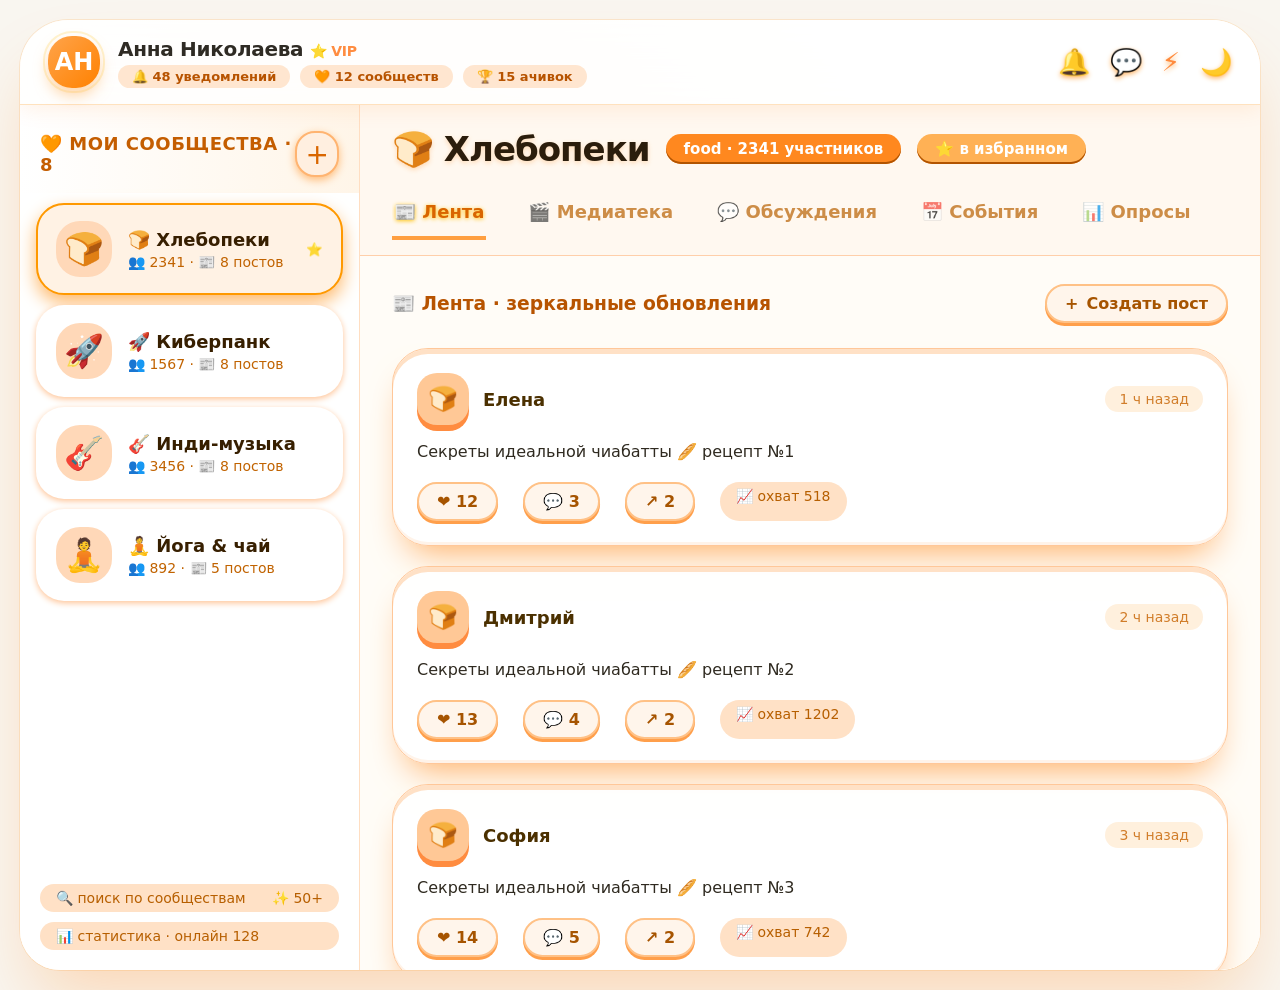
<file: test/3/index.html>
<!DOCTYPE html>
<html lang="ru">
<head>
    <meta charset="UTF-8">
    <meta name="viewport" content="width=device-width, initial-scale=1.0">
    <title>Community Hub · зеркальный оранжевый</title>
    <style>
        * {
            margin: 0;
            padding: 0;
            box-sizing: border-box;
            font-family: 'Inter', 'Segoe UI', system-ui, -apple-system, sans-serif;
        }

        body {
            background: #f9f6f0;
            display: flex;
            justify-content: center;
            align-items: center;
            min-height: 100vh;
            padding: 20px;
        }

        .mirror-container {
            max-width: 1600px;
            width: 100%;
            background: #ffffff;
            border-radius: 48px 48px 40px 40px;
            box-shadow: 0 40px 70px -15px rgba(255, 120, 0, 0.25),
                        0 0 0 1px rgba(255, 140, 0, 0.15),
                        inset 0 2px 3px rgba(255, 255, 255, 0.8);
            backdrop-filter: blur(2px);
            overflow: hidden;
            display: flex;
            flex-direction: column;
            height: 950px;
            position: relative;
        }

        .mirror-container::before {
            content: '';
            position: absolute;
            top: -20px; left: -20px; right: -20px; bottom: -20px;
            background: radial-gradient(circle at 30% 40%, rgba(255, 140, 0, 0.15), transparent 60%);
            pointer-events: none;
            z-index: 0;
        }

        .header {
            padding: 16px 28px;
            background: rgba(255, 255, 255, 0.85);
            backdrop-filter: blur(16px);
            border-bottom: 1px solid rgba(255, 140, 0, 0.25);
            display: flex;
            align-items: center;
            gap: 18px;
            color: #2a1e0f;
            position: relative;
            z-index: 5;
            box-shadow: 0 4px 20px rgba(255, 120, 0, 0.1);
        }

        .header-avatar {
            width: 52px;
            height: 52px;
            background: linear-gradient(135deg, #ffa44b, #ff8100);
            border-radius: 24px;
            display: flex;
            align-items: center;
            justify-content: center;
            font-weight: 700;
            font-size: 24px;
            color: white;
            box-shadow: 0 8px 14px #ffb05c80, 0 0 0 3px white, 0 0 0 5px #ffc10730;
            cursor: pointer;
            transition: 0.2s;
        }

        .header-avatar:hover {
            transform: scale(1.05);
            box-shadow: 0 12px 20px #ff9f4b;
        }

        .header-info {
            flex: 1;
        }

        .header-info h2 {
            font-size: 20px;
            font-weight: 700;
            letter-spacing: -0.3px;
            color: #2f2b24;
        }

        .header-info p {
            font-size: 15px;
            color: #b75f00;
            margin-top: 4px;
            display: flex;
            align-items: center;
            gap: 10px;
        }

        .badge {
            background: #ffe6d0;
            padding: 4px 14px;
            border-radius: 40px;
            font-size: 13px;
            font-weight: 600;
            color: #b75300;
            cursor: pointer;
            transition: 0.2s;
        }

        .badge:hover {
            background: #ffd4b0;
        }

        .header-actions {
            display: flex;
            gap: 20px;
            color: #ff8a3c;
            font-size: 26px;
        }

        .header-actions span {
            cursor: pointer;
            transition: 0.2s;
            text-shadow: 0 2px 5px #ffb668;
        }

        .header-actions span:hover {
            transform: translateY(-3px);
            color: #ff6a00;
        }

        .hub-layout {
            display: flex;
            flex: 1;
            overflow: hidden;
            position: relative;
            z-index: 4;
            background: #fffcf7;
        }

        .community-sidebar {
            width: 340px;
            background: #ffffff;
            border-right: 1px solid #ffdec2;
            display: flex;
            flex-direction: column;
            overflow-y: auto;
            box-shadow: 6px 0 25px -12px #ffb56b;
        }

        .sidebar-header {
            padding: 26px 20px 16px;
            font-weight: 700;
            font-size: 18px;
            color: #c45d00;
            letter-spacing: 0.5px;
            display: flex;
            justify-content: space-between;
            align-items: center;
            background: linear-gradient(to right, #ffffff, #fff5e8);
        }

        .add-community-btn {
            background: #ffefe0;
            border: 2px solid #ffb471;
            color: #d96600;
            font-size: 28px;
            width: 46px;
            height: 46px;
            border-radius: 20px;
            display: flex;
            align-items: center;
            justify-content: center;
            cursor: pointer;
            transition: 0.15s;
            box-shadow: 0 3px 8px #ffbb77;
            font-weight: 400;
        }

        .add-community-btn:hover {
            background: #ffb471;
            color: white;
            border-color: #ff8400;
            transform: scale(1.02);
        }

        .community-list {
            flex: 1;
            padding: 10px 16px 20px;
            display: flex;
            flex-direction: column;
            gap: 10px;
        }

        .community-item {
            display: flex;
            align-items: center;
            gap: 16px;
            padding: 16px 18px;
            border-radius: 28px;
            background: #ffffff;
            transition: all 0.15s;
            cursor: pointer;
            color: #3b301f;
            border: 2px solid transparent;
            box-shadow: 0 2px 6px #ffc293;
            width: 100%;
            text-align: left;
        }

        .community-item.active {
            border-color: #ff9900;
            background: #fff2e4;
            box-shadow: 0 8px 18px #ffba6c;
        }

        .community-item:hover {
            background: #ffefe1;
            border-color: #ffb155;
        }

        .community-emoji {
            width: 56px;
            height: 56px;
            background: #ffd8b8;
            border-radius: 24px;
            display: flex;
            align-items: center;
            justify-content: center;
            font-size: 32px;
            color: #9c5400;
        }

        .community-info {
            flex: 1;
        }

        .community-name {
            font-weight: 700;
            font-size: 18px;
            color: #371f00;
        }

        .community-meta {
            font-size: 14px;
            color: #c16300;
            margin-top: 4px;
        }

        .community-hub {
            flex: 1;
            background: #fffcf7;
            display: flex;
            flex-direction: column;
            overflow: hidden;
            position: relative;
        }

        .hub-header {
            padding: 24px 32px 10px;
            border-bottom: 1px solid #ffcfaa;
            background: rgba(255, 245, 235, 0.6);
            backdrop-filter: blur(4px);
        }

        .hub-title {
            display: flex;
            align-items: center;
            gap: 16px;
            flex-wrap: wrap;
        }

        .hub-title h1 {
            font-size: 34px;
            font-weight: 700;
            color: #2b1d0c;
            letter-spacing: -1px;
            text-shadow: 0 2px 5px #ffd9b3;
        }

        .hub-tag {
            background: #ff881f;
            color: white;
            padding: 6px 18px;
            border-radius: 50px;
            font-size: 15px;
            font-weight: 600;
            box-shadow: inset 0 -2px 0 #b25400;
        }

        .hub-nav {
            display: flex;
            gap: 40px;
            margin-top: 24px;
            overflow-x: auto;
            padding-bottom: 5px;
        }

        .nav-tab {
            background: transparent;
            border: none;
            color: #b75f00;
            font-size: 18px;
            font-weight: 600;
            padding: 8px 2px 14px;
            border-bottom: 4px solid transparent;
            cursor: pointer;
            transition: 0.1s;
            opacity: 0.7;
            white-space: nowrap;
        }

        .nav-tab.active-tab {
            color: #d96500;
            border-bottom-color: #ff9f40;
            opacity: 1;
            text-shadow: 0 1px 4px #ffc107;
        }

        .hub-content {
            flex: 1;
            overflow-y: auto;
            padding: 28px 32px;
            background: #fffcf7;
        }

        .feed-item, .media-item, .discussion-item, .event-card, .poll-card, .podcast-card, .achievement-card {
            background: rgba(255, 255, 255, 0.9);
            backdrop-filter: blur(10px);
            border-radius: 36px;
            padding: 24px;
            margin-bottom: 20px;
            border: 1px solid #ffc799;
            box-shadow: 0 20px 35px -15px #ffad60, 0 5px 0 0 #ffe1c6 inset, 0 -3px 0 0 #fff3e9 inset;
            transition: 0.15s;
        }

        .item-author {
            display: flex;
            align-items: center;
            gap: 14px;
            margin-bottom: 15px;
        }

        .author-avatar {
            width: 52px;
            height: 52px;
            background: #ffc896;
            border-radius: 20px;
            display: flex;
            align-items: center;
            justify-content: center;
            font-weight: 700;
            color: #944f00;
            font-size: 24px;
            box-shadow: 0 6px 0 #ff8c40;
        }

        .author-name {
            font-weight: 700;
            color: #4b3000;
            font-size: 18px;
        }

        .timestamp {
            font-size: 14px;
            color: #d17d2a;
            margin-left: auto;
            background: #fff0dd;
            padding: 5px 14px;
            border-radius: 40px;
        }

        .post-text {
            color: #2f2a20;
            line-height: 1.5;
            margin: 14px 0 16px;
            font-size: 16px;
        }

        .reaction-bar {
            display: flex;
            gap: 25px;
            margin-top: 18px;
            flex-wrap: wrap;
        }

        .reaction-btn {
            background: #fff5eb;
            border: 2px solid #ffc186;
            color: #a65400;
            display: flex;
            align-items: center;
            gap: 8px;
            cursor: pointer;
            font-size: 16px;
            font-weight: 600;
            padding: 8px 18px;
            border-radius: 40px;
            transition: 0.1s;
            box-shadow: 0 3px 0 #ff9f4b;
        }

        .reaction-btn:hover {
            background: #ffb471;
            border-color: #ff8400;
            color: white;
            transform: translateY(-2px);
            box-shadow: 0 6px 0 #c45d00;
        }

        .media-grid, .events-grid, .polls-grid, .podcasts-grid, .achievements-grid {
            display: grid;
            grid-template-columns: repeat(auto-fill, minmax(200px, 1fr));
            gap: 20px;
            margin-top: 20px;
        }

        .media-card {
            background: #ffffff;
            border-radius: 28px;
            padding: 18px;
            border: 2px solid #ffcd9c;
            box-shadow: 0 12px 18px -10px #ffad60;
            cursor: pointer;
            transition: 0.1s;
        }

        .media-card:hover {
            transform: scale(1.02);
            border-color: #ff9900;
        }

        .media-thumb {
            width: 100%;
            aspect-ratio: 1/1;
            background: #ffdbbd;
            border-radius: 24px;
            display: flex;
            align-items: center;
            justify-content: center;
            font-size: 44px;
            margin-bottom: 12px;
        }

        .progress-bar {
            background: #ffdbbd;
            height: 10px;
            border-radius: 20px;
            margin: 12px 0;
            overflow: hidden;
        }

        .progress-fill {
            background: #ff8c40;
            width: 60%;
            height: 100%;
            border-radius: 20px;
        }

        .stats-mini {
            display: flex;
            gap: 20px;
            color: #b75f00;
            font-weight: 600;
            margin-top: 15px;
            flex-wrap: wrap;
        }

        .feature-tag {
            background: #ffe1c6;
            color: #b75f00;
            border-radius: 40px;
            padding: 6px 16px;
            font-size: 14px;
            cursor: pointer;
        }

        .feature-tag:hover {
            background: #ffd0a5;
        }

        .modal-overlay {
            display: none;
            position: fixed;
            top: 0;
            left: 0;
            width: 100%;
            height: 100%;
            background: rgba(255,245,235,0.8);
            backdrop-filter: blur(8px);
            align-items: center;
            justify-content: center;
            z-index: 1000;
        }

        .modal-content {
            background: white;
            border-radius: 60px;
            width: 460px;
            padding: 40px;
            border: 3px solid #ffa54b;
            box-shadow: 0 40px 60px #ffb76b;
        }

        .modal-content h3 {
            color: #b75300;
            font-size: 32px;
            margin-bottom: 24px;
        }

        .modal-content input,
        .modal-content textarea,
        .modal-content select {
            width: 100%;
            padding: 20px;
            border-radius: 50px;
            border: 2px solid #ffc896;
            font-size: 18px;
            margin-bottom: 30px;
            background: #fffcf0;
            outline: none;
        }

        .modal-content textarea {
            border-radius: 30px;
            resize: vertical;
        }

        .modal-buttons {
            display: flex;
            gap: 15px;
            justify-content: flex-end;
        }

        .modal-btn {
            background: #ffdbbd;
            border: none;
            padding: 16px 32px;
            border-radius: 40px;
            font-weight: 700;
            color: #b75f00;
            cursor: pointer;
            transition: 0.2s;
        }

        .modal-btn.primary {
            background: #ff8c40;
            color: white;
            box-shadow: 0 6px 0 #b75300;
        }

        .modal-btn:hover {
            transform: translateY(-2px);
            filter: brightness(1.05);
        }

        .modal-btn.primary:hover {
            box-shadow: 0 8px 0 #b75300;
        }

        .modal-btn:active {
            transform: translateY(2px);
            box-shadow: 0 2px 0 #b75300;
        }

        .toast-message {
            position: fixed;
            bottom: 30px;
            right: 30px;
            background: #ff8c40;
            color: white;
            padding: 16px 28px;
            border-radius: 50px;
            font-weight: 600;
            box-shadow: 0 10px 25px #ff8f4f;
            z-index: 2000;
            animation: slideIn 0.3s ease;
        }

        @keyframes slideIn {
            from { transform: translateX(100%); opacity: 0; }
            to { transform: translateX(0); opacity: 1; }
        }

        .poll-option {
            display: flex;
            align-items: center;
            gap: 10px;
            margin: 10px 0;
            padding: 10px;
            background: #fff5eb;
            border-radius: 50px;
            cursor: pointer;
        }

        .poll-option:hover {
            background: #ffe3cd;
        }

        .vote-count {
            margin-left: auto;
            color: #b75f00;
            font-size: 14px;
        }

        .shop-item {
            display: flex;
            align-items: center;
            gap: 20px;
            padding: 15px;
            background: #fff5eb;
            border-radius: 30px;
            margin: 10px 0;
        }

        .shop-item button {
            margin-left: auto;
        }

        .weather-widget {
            background: linear-gradient(135deg, #ffb155, #ff8c40);
            color: white;
            padding: 20px;
            border-radius: 30px;
            margin-bottom: 20px;
        }

        button:active { 
            transform: translateY(2px); 
            box-shadow: 0 2px 0 #c45d00; 
        }
    </style>
</head>
<body>
    <div class="mirror-container">
        <div class="header">
            <div class="header-avatar" onclick="showToast('👤 Профиль Анны')">АН</div>
            <div class="header-info">
                <h2>Анна Николаева <span style="font-size:14px; color:#ff8c40; cursor:pointer;" onclick="showToast('✨ Премиум статус')">⭐ VIP</span></h2>
                <p>
                    <span class="badge" onclick="showNotifications()">🔔 48 уведомлений</span>
                    <span class="badge" onclick="showToast('🧡 Ваши сообщества')">🧡 12 сообществ</span>
                    <span class="badge" onclick="showToast('🏆 Достижения')">🏆 15 ачивок</span>
                </p>
            </div>
            <div class="header-actions">
                <span onclick="showToast('🔔 Уведомления')">🔔</span>
                <span onclick="openMessenger()">💬</span>
                <span onclick="showToast('⚡ Быстрые настройки')">⚡</span>
                <span onclick="showToast('🌙 Ночной режим')">🌙</span>
            </div>
        </div>

        <div class="hub-layout">
            <div class="community-sidebar">
                <div class="sidebar-header">
                    🧡 МОИ СООБЩЕСТВА · 8
                    <button class="add-community-btn" onclick="openModal('community')" title="Создать сообщество">+</button>
                </div>
                <div class="community-list" id="communityList"></div>
                <div style="padding: 10px 20px 20px;">
                    <div class="feature-tag" onclick="showToast('🔍 Расширенный поиск')" style="display:flex; align-items:center; gap:10px;">
                        🔍 поиск по сообществам
                        <span style="margin-left:auto;">✨ 50+</span>
                    </div>
                    <div class="feature-tag" onclick="showToast('📊 Статистика активности')" style="margin-top:10px;">
                        📊 статистика · онлайн 128
                    </div>
                </div>
            </div>

            <div class="community-hub">
                <div class="hub-header">
                    <div class="hub-title">
                        <h1 id="currentCommunityName">🍞 Хлебопеки</h1>
                        <span class="hub-tag" id="currentCommunityType">food · 2.3k</span>
                        <span class="hub-tag" style="background:#ffb155;" onclick="showToast('⭐ Избранное сообщество')">⭐ в избранном</span>
                    </div>
                    <div class="hub-nav" id="tabNav">
                        <button class="nav-tab active-tab" data-tab="feed">📰 Лента</button>
                        <button class="nav-tab" data-tab="media">🎬 Медиатека</button>
                        <button class="nav-tab" data-tab="discussions">💬 Обсуждения</button>
                        <button class="nav-tab" data-tab="events">📅 События</button>
                        <button class="nav-tab" data-tab="polls">📊 Опросы</button>
                        <button class="nav-tab" data-tab="podcasts">🎙 Подкасты</button>
                        <button class="nav-tab" data-tab="shop">🛍 Магазин</button>
                        <button class="nav-tab" data-tab="achievements">🏆 Достижения</button>
                    </div>
                </div>
                <div class="hub-content" id="hubContent"></div>
            </div>
        </div>
    </div>

    <div class="modal-overlay" id="modalOverlay">
        <div class="modal-content" id="modalContent"></div>
    </div>

    <script>
        (function() {
            let communities = [
                { id: 'c1', name: '🍞 Хлебопеки', type: 'food', members: 2341,
                  feed: Array(8).fill().map((_,i) => ({ id: `f1_${i}`, author: ['Елена','Дмитрий','София','Артем','Настя'][i%5], avatar: '🍞', time: `${i+1} ч назад`, text: `Секреты идеальной чиабатты 🥖 рецепт №${i+1}`, likes: 12+i, comments: 3+i, shares: 2 })),
                  media: Array(15).fill().map((_,i) => ({ type: i%3===0?'video':'photo', caption: `Выпечка ${i+1}`, url: '#', likes: 20+i })),
                  discussions: Array(8).fill().map((_,i) => ({ id: i, title: `Температура воды ${i+1}`, replies: 10+i, last: 'Анна', views: 100+i })),
                  events: Array(4).fill().map((_,i) => ({ title: `Мастер-класс ${i+1}`, date: '12 мая', members: 15+i, going: 10 })),
                  polls: Array(3).fill().map((_,i) => ({ id: i, question: `Лучшая мука? (опрос ${i+1})`, options: ['Пшеничная','Ржаная','Цельнозерновая'], votes: [40,30,20] })),
                  podcasts: Array(5).fill().map((_,i) => ({ name: `Хлебный подкаст #${i+1}`, duration: '35 мин', episodes: 10 })),
                  shop: [{ name: '🍞 Хлебопечка', price: 12990, inStock: 5 }, { name: '📖 Книга рецептов', price: 890, inStock: 12 }],
                  achievements: [{ name: 'Мастер выпечки', points: 500, unlocked: true }, { name: 'Коллекционер рецептов', points: 300, unlocked: false }]
                },
                { id: 'c2', name: '🚀 Киберпанк', type: 'tech', members: 1567,
                  feed: Array(8).fill().map((_,i) => ({ id: `f2_${i}`, author: ['Ник','Вика','Рэй','Джек','Лена'][i%5], avatar: '🚀', time: `${i+2} ч назад`, text: `Нейроинтерфейс девайс ${i+1}`, likes: 25+i, comments: 7, shares: 3 })),
                  media: Array(15).fill().map((_,i) => ({ type: i%2===0?'art':'photo', caption: `Cyber ${i+1}` })),
                  discussions: Array(8).fill().map((_,i) => ({ title: `Футуризм ${i+1}`, replies: 18, last: 'Зевс', views: 200 })),
                  events: Array(3).fill().map((_,i) => ({ title: `Кибер-ивент ${i+1}`, date: '18 мая', members: 45 })),
                  polls: Array(3).fill().map((_,i) => ({ id: i, question: `Лучший киберпанк-фильм? (${i+1})`, options: ['Бегущий по лезвию','Матрица','Призрак в доспехах'], votes: [89,120,45] })),
                  podcasts: Array(4).fill().map((_,i) => ({ name: `CyberWave ${i+1}`, duration: '62 мин' })),
                  shop: [{ name: '💿 Неоновые очки', price: 3490, inStock: 8 }, { name: '⚡ Светящийся кабель', price: 790, inStock: 20 }],
                  achievements: [{ name: 'Кибер-пионер', points: 400, unlocked: true }]
                },
                { id: 'c3', name: '🎸 Инди-музыка', type: 'music', members: 3456,
                  feed: Array(8).fill().map((_,i) => ({ id: `f3_${i}`, author: ['Соня','Рома','Катя','Илья'][i%4], avatar: '🎸', time: `${i} д назад`, text: `Новый альбом инди-фолк ${i}`, likes: 33+i, comments: 5, shares: 1 })),
                  media: Array(15).fill().map((_,i) => ({ type: i%3===2?'video':'cover', caption: `band ${i}` })),
                  discussions: Array(8).fill().map((_,i) => ({ title: `Гитары Fender ${i}`, replies: 12, last: 'Mike' })),
                  events: Array(4).fill().map((_,i) => ({ title: `Концерт в клубе ${i}`, date: '3 июня', members: 78 })),
                  polls: Array(3).fill().map((_,i) => ({ id: i, question: `Лучший инди-трек 2025? (опрос ${i+1})`, options: ['Инди-рок','Фолк','Электроника'], votes: [120,80,60] })),
                  podcasts: Array(5).fill().map((_,i) => ({ name: `Инди-дайджест #${i+1}`, duration: '48 мин' })),
                  shop: [{ name: '🎸 Медиаторы (набор)', price: 390, inStock: 50 }],
                  achievements: [{ name: 'Меломан', points: 600, unlocked: true }]
                }
            ];

            communities.push({ id: 'c4', name: '🧘 Йога & чай', type: 'wellness', members: 892,
                feed: Array(5).fill().map((_,i) => ({ id: `f4_${i}`, author: 'Алена', avatar: '🧘', time: '30 мин назад', text: `Практика осознанности ${i}`, likes: 19, comments: 2, shares: 0 })),
                media: Array(8).fill().map((_,i) => ({ type: 'video', caption: `асана ${i}` })),
                discussions: [{ title: 'Медитация по утрам', replies: 22, last: 'Ирина', views: 300 }],
                events: [{ title: 'Йога-ретрит', date: '25 июля', members: 34 }],
                polls: [{ id: 0, question: 'Лучшее время для йоги', options: ['Утро','День','Вечер'], votes: [78,45,30] }],
                podcasts: [{ name: 'Медитация вслух', duration: '20 мин' }],
                shop: [{ name: '🧘 Коврик для йоги', price: 2490, inStock: 15 }],
                achievements: [{ name: 'Гуру йоги', points: 350, unlocked: false }]
            });

            let currentCommunityId = 'c1';
            let currentTab = 'feed';
            let userPoints = 1250;
            let notifications = 48;

            const communityListEl = document.getElementById('communityList');
            const hubContentEl = document.getElementById('hubContent');
            const currentCommunityNameSpan = document.getElementById('currentCommunityName');
            const currentCommunityTypeSpan = document.getElementById('currentCommunityType');
            const modalOverlay = document.getElementById('modalOverlay');
            const modalContent = document.getElementById('modalContent');
            const navTabs = document.querySelectorAll('.nav-tab');

            function getCurrentCommunity() {
                return communities.find(c => c.id === currentCommunityId) || communities[0];
            }

            function showToast(message) {
                const toast = document.createElement('div');
                toast.className = 'toast-message';
                toast.textContent = '🟠 ' + message;
                document.body.appendChild(toast);
                setTimeout(() => toast.remove(), 3000);
            }

            window.showToast = showToast;

            function openModal(type, data = null) {
                let content = '';
                if (type === 'community') {
                    content = `
                        <h3>✨ Новое сообщество</h3>
                        <input type="text" id="communityNameInput" placeholder="название" value="">
                        <select id="communityTypeSelect">
                            <option value="food">🍞 Еда</option>
                            <option value="tech">🚀 Технологии</option>
                            <option value="music">🎸 Музыка</option>
                            <option value="wellness">🧘 Здоровье</option>
                            <option value="art">🎨 Искусство</option>
                        </select>
                        <textarea id="communityDescInput" placeholder="описание..." rows="3"></textarea>
                        <div class="modal-buttons">
                            <button class="modal-btn" onclick="closeModal()">отмена</button>
                            <button class="modal-btn primary" onclick="createCommunity()">Создать</button>
                        </div>
                    `;
                } else if (type === 'post') {
                    content = `
                        <h3>📝 Новая запись</h3>
                        <textarea id="postTextInput" placeholder="что нового?" rows="4"></textarea>
                        <input type="text" id="postMediaInput" placeholder="ссылка на медиа (необязательно)">
                        <div class="modal-buttons">
                            <button class="modal-btn" onclick="closeModal()">отмена</button>
                            <button class="modal-btn primary" onclick="createPost()">Опубликовать</button>
                        </div>
                    `;
                } else if (type === 'poll') {
                    content = `
                        <h3>📊 Новый опрос</h3>
                        <input type="text" id="pollQuestionInput" placeholder="вопрос" value="">
                        <input type="text" id="pollOption1" placeholder="вариант 1" value="">
                        <input type="text" id="pollOption2" placeholder="вариант 2" value="">
                        <input type="text" id="pollOption3" placeholder="вариант 3 (необязательно)" value="">
                        <div class="modal-buttons">
                            <button class="modal-btn" onclick="closeModal()">отмена</button>
                            <button class="modal-btn primary" onclick="createPoll()">Создать опрос</button>
                        </div>
                    `;
                } else if (type === 'event') {
                    content = `
                        <h3>📅 Новое событие</h3>
                        <input type="text" id="eventNameInput" placeholder="название" value="">
                        <input type="date" id="eventDateInput" value="2025-06-01">
                        <input type="text" id="eventPlaceInput" placeholder="место" value="">
                        <div class="modal-buttons">
                            <button class="modal-btn" onclick="closeModal()">отмена</button>
                            <button class="modal-btn primary" onclick="createEvent()">Создать</button>
                        </div>
                    `;
                } else if (type === 'shop') {
                    content = `
                        <h3>🛍 Новый товар</h3>
                        <input type="text" id="productNameInput" placeholder="название" value="">
                        <input type="number" id="productPriceInput" placeholder="цена" value="">
                        <input type="number" id="productStockInput" placeholder="количество" value="1">
                        <div class="modal-buttons">
                            <button class="modal-btn" onclick="closeModal()">отмена</button>
                            <button class="modal-btn primary" onclick="createProduct()">Добавить</button>
                        </div>
                    `;
                }
                modalContent.innerHTML = content;
                modalOverlay.style.display = 'flex';
            }

            window.openModal = openModal;
            window.closeModal = () => modalOverlay.style.display = 'none';

            window.createCommunity = function() {
                const name = document.getElementById('communityNameInput')?.value.trim();
                const type = document.getElementById('communityTypeSelect')?.value;
                const desc = document.getElementById('communityDescInput')?.value.trim();
                if (!name) { alert('введите название'); return; }
                const newId = 'c' + Date.now();
                communities.push({ 
                    id: newId, 
                    name: name, 
                    type: type || 'custom', 
                    members: 1,
                    desc: desc,
                    feed: [],
                                        media: [], 
                    discussions: [], 
                    events: [], 
                    polls: [], 
                    podcasts: [], 
                    shop: [],
                    achievements: []
                });
                renderCommunityList();
                currentCommunityId = newId;
                renderCommunityList();
                setActiveTab('feed');
                showToast(`✅ Сообщество "${name}" создано!`);
                closeModal();
            };

            window.createPost = function() {
                const text = document.getElementById('postTextInput')?.value.trim();
                const media = document.getElementById('postMediaInput')?.value.trim();
                if (!text) { showToast('✏️ Напишите текст поста'); return; }
                
                const community = getCurrentCommunity();
                const newPost = {
                    id: `post_${Date.now()}`,
                    author: 'Анна',
                    avatar: community.name.split(' ')[0],
                    time: 'только что',
                    text: text,
                    media: media || null,
                    likes: 0,
                    comments: 0,
                    shares: 0
                };
                
                if (!community.feed) community.feed = [];
                community.feed.unshift(newPost);
                renderHubContent();
                showToast('📰 Пост опубликован!');
                closeModal();
            };

            window.createPoll = function() {
                const question = document.getElementById('pollQuestionInput')?.value.trim();
                const opt1 = document.getElementById('pollOption1')?.value.trim();
                const opt2 = document.getElementById('pollOption2')?.value.trim();
                const opt3 = document.getElementById('pollOption3')?.value.trim();
                
                if (!question || !opt1 || !opt2) { 
                    showToast('❓ Заполните вопрос и минимум 2 варианта'); 
                    return; 
                }
                
                const options = [opt1, opt2];
                if (opt3) options.push(opt3);
                
                const community = getCurrentCommunity();
                const newPoll = {
                    id: Date.now(),
                    question: question,
                    options: options,
                    votes: options.map(() => 0),
                    totalVotes: 0
                };
                
                if (!community.polls) community.polls = [];
                community.polls.push(newPoll);
                renderHubContent();
                showToast('📊 Опрос создан! Голосуйте!');
                closeModal();
            };

            window.createEvent = function() {
                const name = document.getElementById('eventNameInput')?.value.trim();
                const date = document.getElementById('eventDateInput')?.value;
                const place = document.getElementById('eventPlaceInput')?.value.trim();
                
                if (!name || !date) { 
                    showToast('📅 Укажите название и дату'); 
                    return; 
                }
                
                const community = getCurrentCommunity();
                const newEvent = {
                    title: name,
                    date: new Date(date).toLocaleDateString('ru-RU'),
                    place: place || 'Online',
                    members: 0,
                    going: 0
                };
                
                if (!community.events) community.events = [];
                community.events.push(newEvent);
                renderHubContent();
                showToast('✅ Событие добавлено в календарь');
                closeModal();
            };

            window.createProduct = function() {
                const name = document.getElementById('productNameInput')?.value.trim();
                const price = parseInt(document.getElementById('productPriceInput')?.value);
                const stock = parseInt(document.getElementById('productStockInput')?.value);
                
                if (!name || !price) { 
                    showToast('💰 Заполните название и цену'); 
                    return; 
                }
                
                const community = getCurrentCommunity();
                if (!community.shop) community.shop = [];
                community.shop.push({
                    name: name,
                    price: price,
                    inStock: stock || 1
                });
                
                renderHubContent();
                showToast('🛍 Товар добавлен в магазин');
                closeModal();
            };

            window.vote = function(pollId, optionIndex) {
                const community = getCurrentCommunity();
                const poll = community.polls?.find(p => p.id === pollId);
                if (poll) {
                    if (!poll.votes) poll.votes = new Array(poll.options.length).fill(0);
                    poll.votes[optionIndex] = (poll.votes[optionIndex] || 0) + 1;
                    poll.totalVotes = (poll.totalVotes || 0) + 1;
                    renderHubContent();
                    showToast('🗳 Голос учтён!');
                }
            };

            window.buyProduct = function(productIndex) {
                const community = getCurrentCommunity();
                const product = community.shop?.[productIndex];
                if (product && product.inStock > 0) {
                    product.inStock--;
                    userPoints -= Math.floor(product.price / 100);
                    if (userPoints < 0) userPoints = 0;
                    showToast(`✅ Куплено: ${product.name}`);
                    renderHubContent();
                } else {
                    showToast('❌ Товара нет в наличии');
                }
            };

            window.joinEvent = function(eventIndex) {
                const community = getCurrentCommunity();
                const event = community.events?.[eventIndex];
                if (event) {
                    event.going = (event.going || 0) + 1;
                    showToast(`✅ Вы идёте на: ${event.title}`);
                    renderHubContent();
                }
            };

            window.likePost = function(postId) {
                const community = getCurrentCommunity();
                const post = community.feed?.find(p => p.id === postId);
                if (post) {
                    post.likes = (post.likes || 0) + 1;
                    renderHubContent();
                    showToast('❤️ Лайк поставлен!');
                }
            };

            window.sharePost = function(postId) {
                showToast('↗️ Пост опубликован в вашей ленте');
            };

            window.followCommunity = function() {
                showToast('✅ Вы подписались на обновления');
            };

            window.showNotifications = function() {
                showToast(`🔔 У вас ${notifications} новых уведомлений`);
            };

            window.openMessenger = function() {
                showToast('💬 Чат с друзьями (online: 24)');
            };

            window.claimAchievement = function(achName) {
                userPoints += 100;
                showToast(`🏆 Достижение "${achName}" получено! +100 очков`);
            };

            function setActiveTab(tabId) {
                navTabs.forEach(tab => {
                    if (tab.dataset.tab === tabId) tab.classList.add('active-tab');
                    else tab.classList.remove('active-tab');
                });
                currentTab = tabId;
                renderHubContent();
            }

            function renderHubContent() {
                const community = getCurrentCommunity();
                if (!community) return;
                
                currentCommunityNameSpan.textContent = community.name;
                currentCommunityTypeSpan.textContent = `${community.type} · ${community.members} участников`;

                let html = '';
                
                if (currentTab === 'feed') {
                    html = '<div style="display:flex; justify-content:space-between; align-items:center; margin-bottom:25px;">';
                    html += '<h3 style="color:#b75300;">📰 Лента · зеркальные обновления</h3>';
                    html += '<button class="reaction-btn" onclick="openModal(\'post\')"><span>+</span> Создать пост</button>';
                    html += '</div>';
                    
                    if (community.feed && community.feed.length > 0) {
                        community.feed.forEach((item, idx) => {
                            html += `<div class="feed-item" data-post-id="${item.id}">
                                <div class="item-author">
                                    <div class="author-avatar" onclick="showToast('👤 Профиль ${item.author}')">${item.avatar || item.author[0]}</div>
                                    <span class="author-name">${item.author}</span>
                                    <span class="timestamp">${item.time}</span>
                                </div>
                                <div class="post-text">${item.text}</div>
                                ${item.media ? `<div class="media-thumb" style="height:100px; width:100px; margin:10px 0;" onclick="showToast('📺 Просмотр медиа')">${item.media}</div>` : ''}
                                <div class="reaction-bar">
                                    <button class="reaction-btn" onclick="likePost('${item.id}')">❤️ ${item.likes || 0}</button>
                                    <button class="reaction-btn" onclick="showToast('💬 Комментарии')">💬 ${item.comments || 0}</button>
                                    <button class="reaction-btn" onclick="sharePost('${item.id}')">↗️ ${item.shares || 0}</button>
                                    <span class="feature-tag" onclick="showToast('✨ Волна популярности')">📈 охват ${Math.floor(Math.random()*1000)+500}</span>
                                </div>
                            </div>`;
                        });
                    } else {
                        html += '<div class="feed-item">👋 Пока нет записей. Будьте первым!</div>';
                    }
                    
                    html += '<div class="stats-mini">';
                    html += '<span onclick="showToast(\'🔥 Популярное\')">🔥 18.5k просмотров за день</span>';
                    html += '<span onclick="showToast(\'⭐ Подписчики\')">⭐ ' + community.members + ' подписчиков</span>';
                    html += '<span onclick="showToast(\'📌 Сохранения\')">📌 156 сохранений</span>';
                    html += '<span onclick="showToast(\'👁 Онлайн\')">👁 128 онлайн</span>';
                    html += '</div>';

                } else if (currentTab === 'media') {
                    html = '<div style="display:flex; justify-content:space-between; align-items:center; margin-bottom:25px;">';
                    html += '<h3 style="color:#b75300;">🎬 Медиатека · более 50 файлов</h3>';
                    html += '<button class="reaction-btn" onclick="openModal(\'post\')"><span>+</span> Загрузить</button>';
                    html += '</div><div class="media-grid">';
                    
                    const mediaItems = community.media || [];
                    for (let i = 0; i < Math.max(mediaItems.length, 12); i++) {
                        const m = mediaItems[i] || { type: i%2?'photo':'video', caption: `Элемент ${i+1}` };
                        html += `<div class="media-card" onclick="showToast('▶️ Воспроизведение: ${m.caption}')">
                            <div class="media-thumb">${m.type === 'video' ? '🎥' : '📷'}</div>
                            <div style="font-weight:600;">${m.caption}</div>
                            <div style="display:flex; justify-content:space-between; margin-top:8px; color:#c45d00;">
                                <span>❤️ ${Math.floor(Math.random()*50)+10}</span>
                                <span>👁 ${Math.floor(Math.random()*200)+50}</span>
                            </div>
                        </div>`;
                    }
                    html += '</div>';

                } else if (currentTab === 'discussions') {
                    html = '<div style="display:flex; justify-content:space-between; align-items:center; margin-bottom:25px;">';
                    html += '<h3 style="color:#b75300;">🗣️ Обсуждения · активность</h3>';
                    html += '<button class="reaction-btn" onclick="openModal(\'post\')"><span>+</span> Новая тема</button>';
                    html += '</div>';
                    
                    const discussions = community.discussions || [];
                    discussions.forEach((d, i) => {
                        html += `<div class="discussion-item" onclick="showToast('📌 Тема: ${d.title}')">
                            <div style="display:flex; justify-content:space-between;">
                                <div style="font-weight:700; font-size:20px;">${d.title}</div>
                                <span class="feature-tag">🔥 горячее</span>
                            </div>
                            <div class="stats-mini">
                                <span>💬 ${d.replies || 0} ответов</span>
                                <span>👤 последний: ${d.last || 'Анна'}</span>
                                <span>👁 ${d.views || Math.floor(Math.random()*300)+100}</span>
                            </div>
                            <div class="progress-bar"><div class="progress-fill" style="width:${Math.min(100, (d.replies||0)*5)}%"></div></div>
                            <div style="margin-top:10px;">
                                <button class="reaction-btn" onclick="event.stopPropagation(); showToast('✏️ Ответить')">💬 Ответить</button>
                            </div>
                        </div>`;
                    });

                } else if (currentTab === 'events') {
                    html = '<div style="display:flex; justify-content:space-between; align-items:center; margin-bottom:25px;">';
                    html += '<h3 style="color:#b75300;">📅 События и встречи</h3>';
                    html += '<button class="reaction-btn" onclick="openModal(\'event\')"><span>+</span> Создать событие</button>';
                    html += '</div><div class="events-grid">';
                    
                    const events = community.events || [];
                    events.forEach((e, i) => {
                        html += `<div class="feed-item" style="padding:18px;">
                            <div style="font-size:24px; margin-bottom:10px;">📅</div>
                            <div style="font-weight:700; font-size:20px;">${e.title}</div>
                            <div class="stats-mini">
                                <span>📆 ${e.date}</span>
                                <span>📍 ${e.place || 'Online'}</span>
                                <span>👥 ${e.going || 0} идут</span>
                            </div>
                            <button class="reaction-btn" style="margin-top:15px;" onclick="joinEvent(${i})">✅ Пойду</button>
                        </div>`;
                    });

                } else if (currentTab === 'polls') {
                    html = '<div style="display:flex; justify-content:space-between; align-items:center; margin-bottom:25px;">';
                    html += '<h3 style="color:#b75300;">📊 Опросы сообщества</h3>';
                    html += '<button class="reaction-btn" onclick="openModal(\'poll\')"><span>+</span> Создать опрос</button>';
                    html += '</div>';
                    
                    const polls = community.polls || [];
                    polls.forEach(p => {
                        const totalVotes = p.votes?.reduce((a,b) => a + b, 0) || 0;
                        html += `<div class="poll-card">
                            <div style="font-size:20px; font-weight:600; margin-bottom:15px;">📊 ${p.question}</div>`;
                        
                        p.options.forEach((opt, idx) => {
                            const votes = p.votes?.[idx] || 0;
                            const percent = totalVotes ? Math.round((votes / totalVotes) * 100) : 0;
                            html += `<div class="poll-option" onclick="vote(${p.id}, ${idx})">
                                <span>${opt}</span>
                                <span class="vote-count">${votes} голосов</span>
                                <div class="progress-bar" style="width:100px; margin:0;"><div class="progress-fill" style="width:${percent}%"></div></div>
                            </div>`;
                        });
                        
                        html += `<div style="margin-top:15px; color:#b75f00;">Всего голосов: ${totalVotes}</div>`;
                        html += `</div>`;
                    });

                } else if (currentTab === 'podcasts') {
                    html = '<h3 style="color:#b75300; margin-bottom:25px;">🎙 Подкасты и аудио</h3><div class="podcasts-grid">';
                    
                    const podcasts = community.podcasts || [];
                    podcasts.forEach(p => {
                        html += `<div class="podcast-card" onclick="showToast('🎧 Слушаем: ${p.name}')">
                            <div style="display:flex; align-items:center; gap:15px;">
                                <span style="font-size:40px;">🔊</span>
                                <div>
                                    <div style="font-weight:700; font-size:18px;">${p.name}</div>
                                    <div>⏱ ${p.duration} · ${p.episodes || 10} эп.</div>
                                </div>
                            </div>
                            <div class="progress-bar" style="margin-top:15px;"><div class="progress-fill" style="width:30%"></div></div>
                            <div style="display:flex; gap:10px; margin-top:15px;">
                                <button class="reaction-btn" onclick="event.stopPropagation(); showToast('▶️ Воспроизведение')">▶️ Слушать</button>
                                <button class="reaction-btn" onclick="event.stopPropagation(); showToast('🔽 Скачать')">⬇️ Скачать</button>
                            </div>
                        </div>`;
                    });

                } else if (currentTab === 'shop') {
                    html = '<div style="display:flex; justify-content:space-between; align-items:center; margin-bottom:25px;">';
                    html += '<h3 style="color:#b75300;">🛍 Магазин сообщества</h3>';
                    html += '<button class="reaction-btn" onclick="openModal(\'shop\')"><span>+</span> Добавить товар</button>';
                    html += '</div>';
                    
                    const shop = community.shop || [];
                    html += `<div style="margin-bottom:20px; background:#fff5eb; padding:15px; border-radius:30px;">
                        <span>💰 Ваш баланс: <strong>${userPoints} очков</strong></span>
                    </div>`;
                    
                    shop.forEach((item, i) => {
                        html += `<div class="shop-item">
                            <div style="font-size:30px;">${item.name.split(' ')[0]}</div>
                            <div>
                                <div style="font-weight:700;">${item.name}</div>
                                <div>💰 ${item.price} очков · в наличии: ${item.inStock}</div>
                            </div>
                            <button class="reaction-btn" onclick="buyProduct(${i})" ${item.inStock <= 0 ? 'disabled style="opacity:0.5;"' : ''}>Купить</button>
                        </div>`;
                    });

                } else if (currentTab === 'achievements') {
                    html = '<h3 style="color:#b75300; margin-bottom:25px;">🏆 Достижения и награды</h3><div class="achievements-grid">';
                    
                    const achievements = community.achievements || [
                        { name: 'Активный участник', points: 100, unlocked: true },
                        { name: 'Автор контента', points: 250, unlocked: false },
                        { name: 'Эксперт сообщества', points: 500, unlocked: false }
                    ];
                    
                    achievements.forEach(ach => {
                        html += `<div class="achievement-card" onclick="claimAchievement('${ach.name}')">
                            <div style="display:flex; align-items:center; gap:15px;">
                                <span style="font-size:40px;">${ach.unlocked ? '🏆' : '🎯'}</span>
                                <div>
                                    <div style="font-weight:700; font-size:18px;">${ach.name}</div>
                                    <div>⭐ ${ach.points} очков</div>
                                    <div style="color:${ach.unlocked ? '#4CAF50' : '#b75f00'};">
                                        ${ach.unlocked ? '✅ Получено' : '🔒 Не получено'}
                                    </div>
                                </div>
                            </div>
                        </div>`;
                    });
                    html += '</div>';
                }

                hubContentEl.innerHTML = html;
            }

            function renderCommunityList() {
                let html = '';
                communities.forEach(c => {
                    html += `<button class="community-item ${c.id === currentCommunityId ? 'active' : ''}" data-community-id="${c.id}">
                        <span class="community-emoji">${c.name.split(' ')[0]}</span>
                        <div class="community-info">
                            <div class="community-name">${c.name}</div>
                            <div class="community-meta">👥 ${c.members} · 📰 ${c.feed?.length || 0} постов</div>
                        </div>
                        ${c.id === currentCommunityId ? '<span style="color:#ff8c40;">⭐</span>' : ''}
                    </button>`;
                });
                communityListEl.innerHTML = html;
                
                document.querySelectorAll('.community-item').forEach(btn => {
                    btn.addEventListener('click', () => {
                        currentCommunityId = btn.dataset.communityId;
                        renderCommunityList();
                        setActiveTab(currentTab);
                        showToast(`🍊 Переключено на ${btn.querySelector('.community-name')?.textContent}`);
                    });
                });
            }

            navTabs.forEach(tab => {
                tab.addEventListener('click', () => setActiveTab(tab.dataset.tab));
            });

            modalOverlay.addEventListener('click', e => {
                if (e.target === modalOverlay) closeModal();
            });

            renderCommunityList();
            setActiveTab('feed');

            window.nativeAlert = window.alert;
            window.alert = (msg) => showToast(msg);
        })();
    </script>
</body>
</html>
</file>
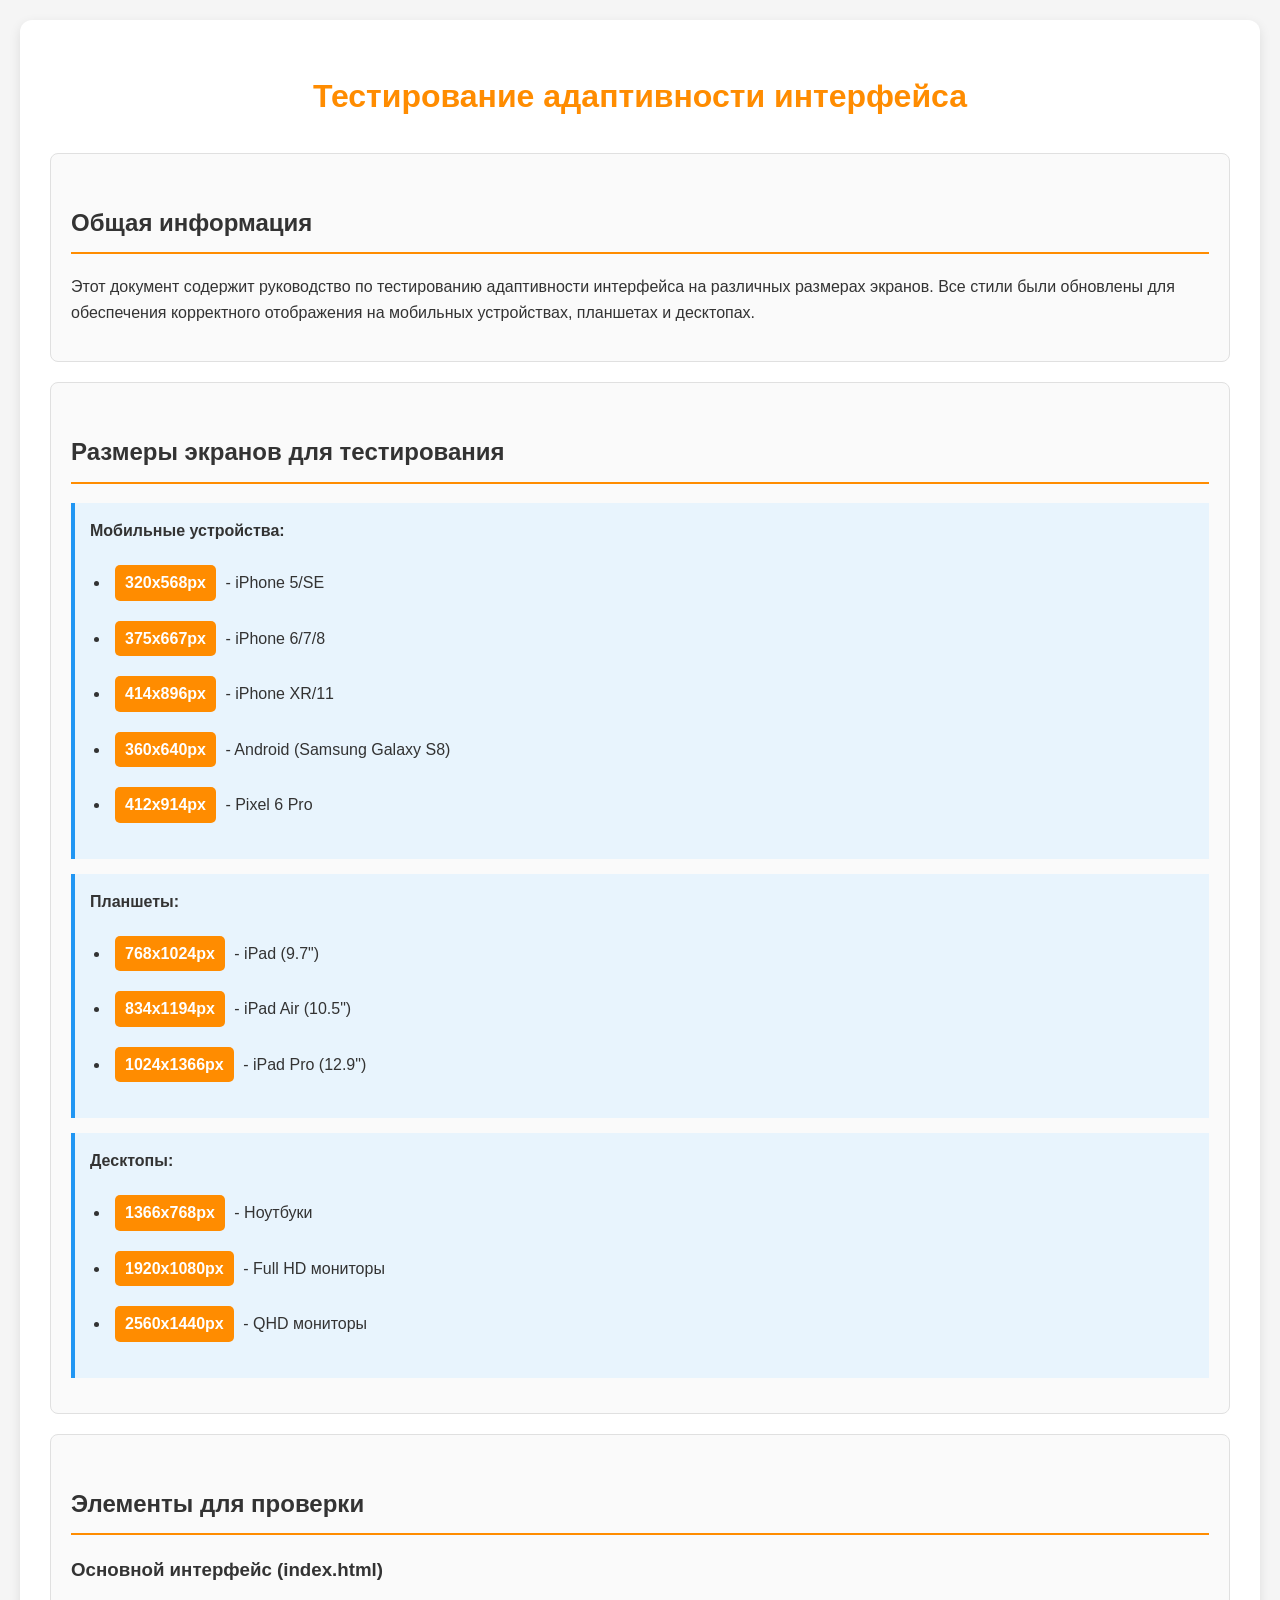
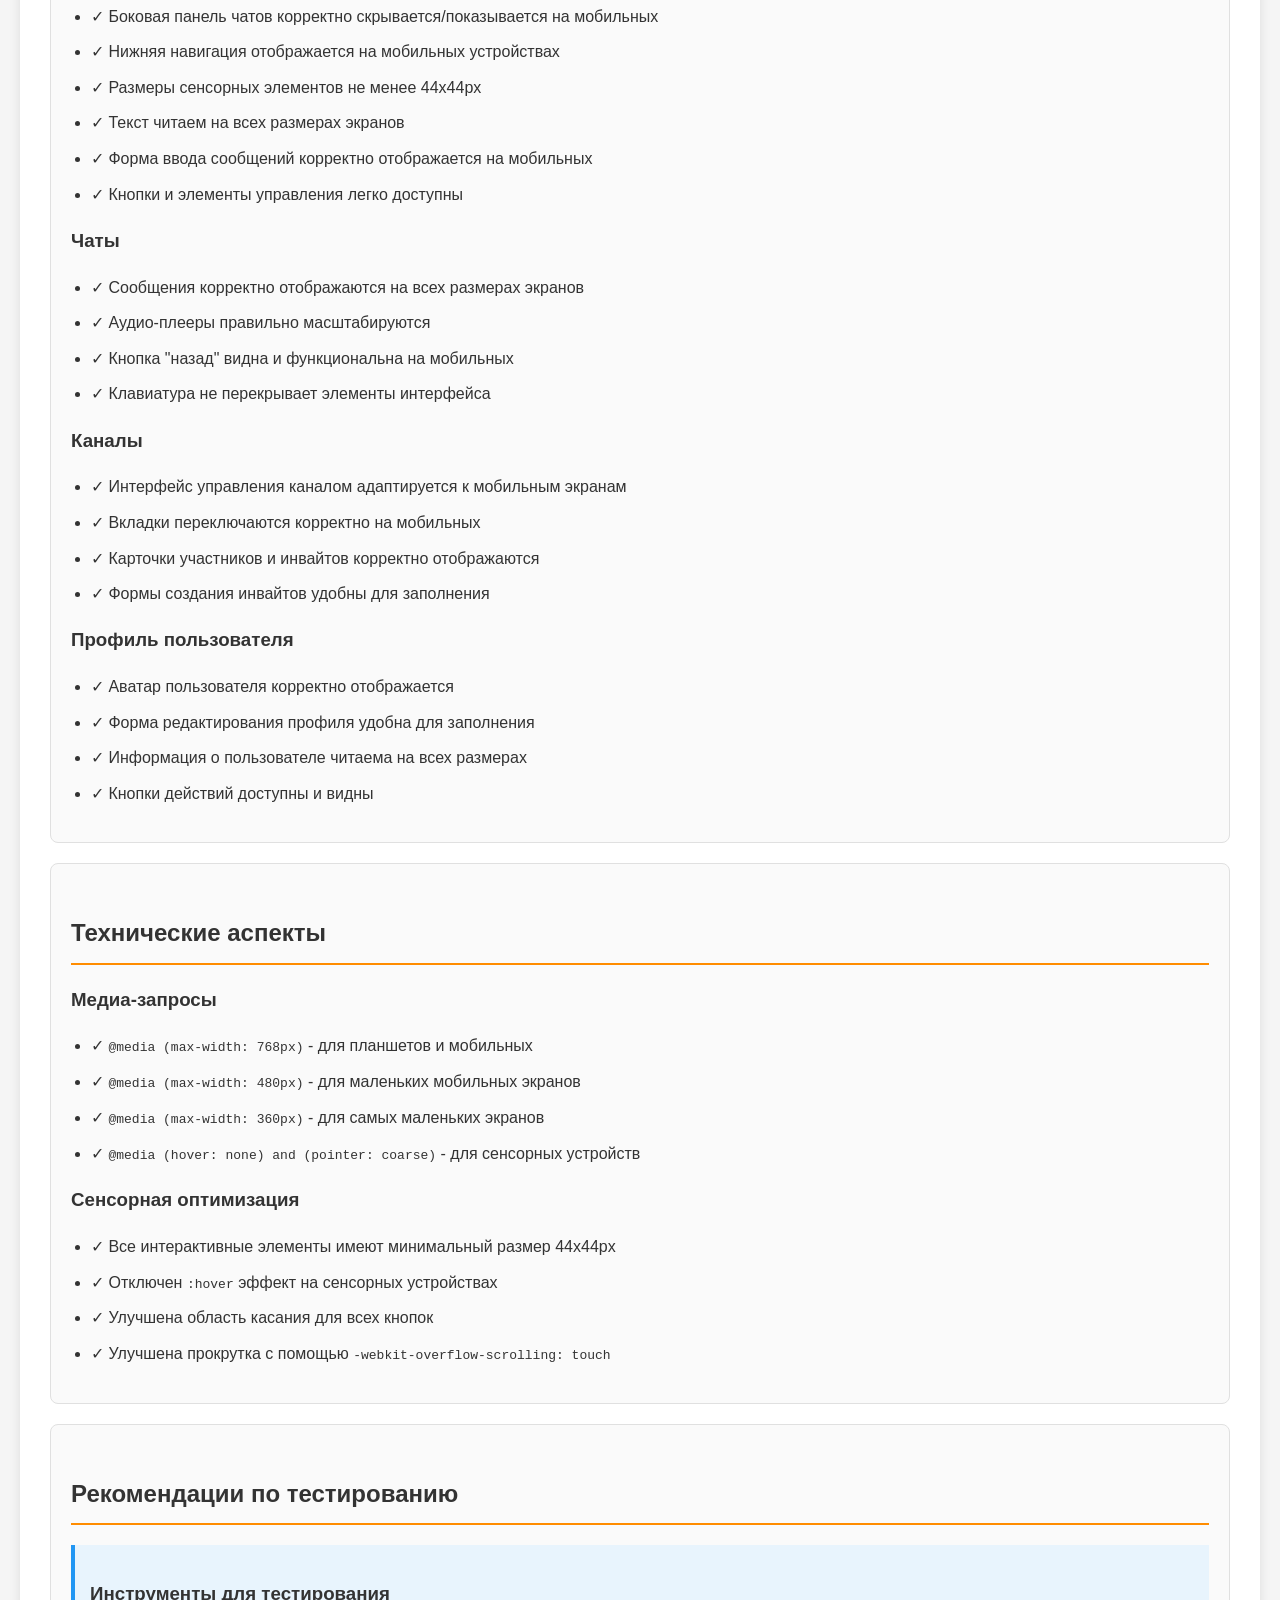
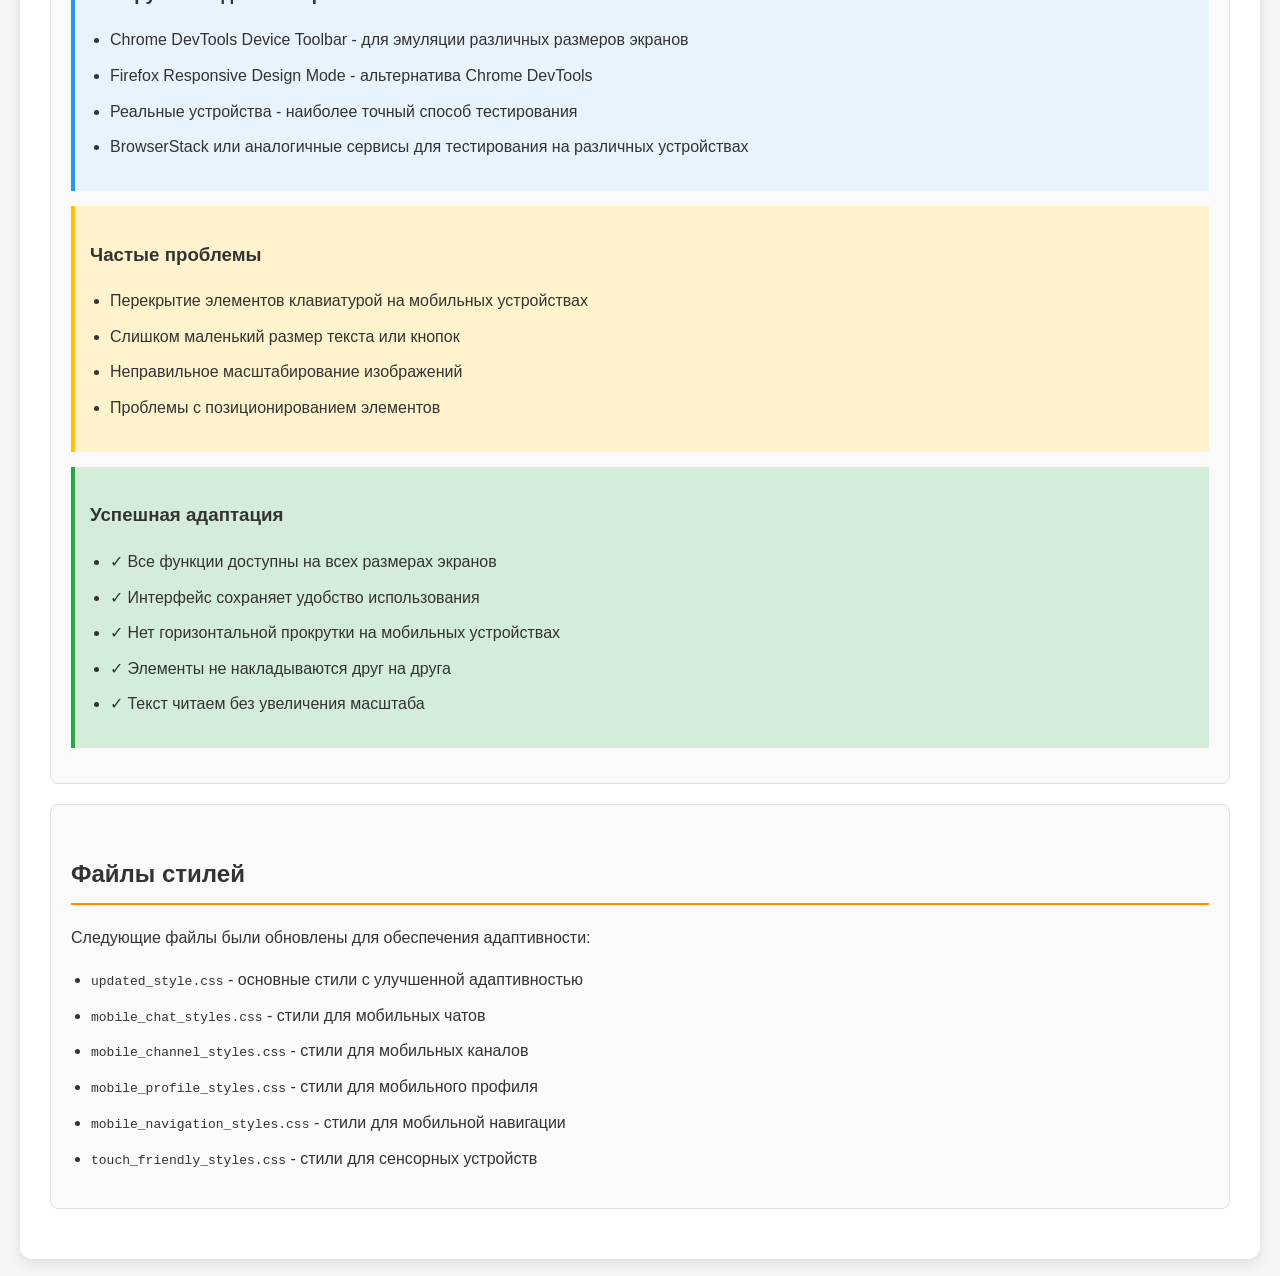
<file: static/responsive_test_guide.html>
<!DOCTYPE html>
<html lang="ru">
<head>
    <meta charset="UTF-8">
    <meta name="viewport" content="width=device-width, initial-scale=1.0">
    <title>Тестирование адаптивности интерфейса</title>
    <style>
        body {
            font-family: -apple-system, BlinkMacSystemFont, "Segoe UI", Roboto, "Helvetica Neue", Arial, sans-serif;
            line-height: 1.6;
            margin: 0;
            padding: 20px;
            background-color: #f5f5f5;
            color: #333;
        }
        
        .container {
            max-width: 1200px;
            margin: 0 auto;
            background: white;
            padding: 30px;
            border-radius: 12px;
            box-shadow: 0 4px 12px rgba(0,0,0,0.1);
        }
        
        h1 {
            color: #ff8c00;
            text-align: center;
            margin-bottom: 30px;
        }
        
        h2 {
            color: #333;
            border-bottom: 2px solid #ff8c00;
            padding-bottom: 10px;
            margin-top: 30px;
        }
        
        .test-section {
            margin: 20px 0;
            padding: 20px;
            border: 1px solid #e0e0e0;
            border-radius: 8px;
            background: #fafafa;
        }
        
        .screen-size {
            display: inline-block;
            background: #ff8c00;
            color: white;
            padding: 5px 10px;
            border-radius: 5px;
            font-weight: bold;
            margin: 5px;
        }
        
        ul {
            padding-left: 20px;
        }
        
        li {
            margin: 10px 0;
        }
        
        .recommendation {
            background: #e8f4fd;
            border-left: 4px solid #2196f3;
            padding: 15px;
            margin: 15px 0;
        }
        
        .warning {
            background: #fff3cd;
            border-left: 4px solid #ffc107;
            padding: 15px;
            margin: 15px 0;
        }
        
        .success {
            background: #d4edda;
            border-left: 4px solid #28a745;
            padding: 15px;
            margin: 15px 0;
        }
    </style>
</head>
<body>
    <div class="container">
        <h1>Тестирование адаптивности интерфейса</h1>
        
        <div class="test-section">
            <h2>Общая информация</h2>
            <p>Этот документ содержит руководство по тестированию адаптивности интерфейса на различных размерах экранов. Все стили были обновлены для обеспечения корректного отображения на мобильных устройствах, планшетах и десктопах.</p>
        </div>
        
        <div class="test-section">
            <h2>Размеры экранов для тестирования</h2>
            
            <div class="recommendation">
                <strong>Мобильные устройства:</strong>
                <ul>
                    <li><span class="screen-size">320x568px</span> - iPhone 5/SE</li>
                    <li><span class="screen-size">375x667px</span> - iPhone 6/7/8</li>
                    <li><span class="screen-size">414x896px</span> - iPhone XR/11</li>
                    <li><span class="screen-size">360x640px</span> - Android (Samsung Galaxy S8)</li>
                    <li><span class="screen-size">412x914px</span> - Pixel 6 Pro</li>
                </ul>
            </div>
            
            <div class="recommendation">
                <strong>Планшеты:</strong>
                <ul>
                    <li><span class="screen-size">768x1024px</span> - iPad (9.7")</li>
                    <li><span class="screen-size">834x1194px</span> - iPad Air (10.5")</li>
                    <li><span class="screen-size">1024x1366px</span> - iPad Pro (12.9")</li>
                </ul>
            </div>
            
            <div class="recommendation">
                <strong>Десктопы:</strong>
                <ul>
                    <li><span class="screen-size">1366x768px</span> - Ноутбуки</li>
                    <li><span class="screen-size">1920x1080px</span> - Full HD мониторы</li>
                    <li><span class="screen-size">2560x1440px</span> - QHD мониторы</li>
                </ul>
            </div>
        </div>
        
        <div class="test-section">
            <h2>Элементы для проверки</h2>
            
            <h3>Основной интерфейс (index.html)</h3>
            <ul>
                <li>✓ Боковая панель чатов корректно скрывается/показывается на мобильных</li>
                <li>✓ Нижняя навигация отображается на мобильных устройствах</li>
                <li>✓ Размеры сенсорных элементов не менее 44x44px</li>
                <li>✓ Текст читаем на всех размерах экранов</li>
                <li>✓ Форма ввода сообщений корректно отображается на мобильных</li>
                <li>✓ Кнопки и элементы управления легко доступны</li>
            </ul>
            
            <h3>Чаты</h3>
            <ul>
                <li>✓ Сообщения корректно отображаются на всех размерах экранов</li>
                <li>✓ Аудио-плееры правильно масштабируются</li>
                <li>✓ Кнопка "назад" видна и функциональна на мобильных</li>
                <li>✓ Клавиатура не перекрывает элементы интерфейса</li>
            </ul>
            
            <h3>Каналы</h3>
            <ul>
                <li>✓ Интерфейс управления каналом адаптируется к мобильным экранам</li>
                <li>✓ Вкладки переключаются корректно на мобильных</li>
                <li>✓ Карточки участников и инвайтов корректно отображаются</li>
                <li>✓ Формы создания инвайтов удобны для заполнения</li>
            </ul>
            
            <h3>Профиль пользователя</h3>
            <ul>
                <li>✓ Аватар пользователя корректно отображается</li>
                <li>✓ Форма редактирования профиля удобна для заполнения</li>
                <li>✓ Информация о пользователе читаема на всех размерах</li>
                <li>✓ Кнопки действий доступны и видны</li>
            </ul>
        </div>
        
        <div class="test-section">
            <h2>Технические аспекты</h2>
            
            <h3>Медиа-запросы</h3>
            <ul>
                <li>✓ <code>@media (max-width: 768px)</code> - для планшетов и мобильных</li>
                <li>✓ <code>@media (max-width: 480px)</code> - для маленьких мобильных экранов</li>
                <li>✓ <code>@media (max-width: 360px)</code> - для самых маленьких экранов</li>
                <li>✓ <code>@media (hover: none) and (pointer: coarse)</code> - для сенсорных устройств</li>
            </ul>
            
            <h3>Сенсорная оптимизация</h3>
            <ul>
                <li>✓ Все интерактивные элементы имеют минимальный размер 44x44px</li>
                <li>✓ Отключен <code>:hover</code> эффект на сенсорных устройствах</li>
                <li>✓ Улучшена область касания для всех кнопок</li>
                <li>✓ Улучшена прокрутка с помощью <code>-webkit-overflow-scrolling: touch</code></li>
            </ul>
        </div>
        
        <div class="test-section">
            <h2>Рекомендации по тестированию</h2>
            
            <div class="recommendation">
                <h3>Инструменты для тестирования</h3>
                <ul>
                    <li>Chrome DevTools Device Toolbar - для эмуляции различных размеров экранов</li>
                    <li>Firefox Responsive Design Mode - альтернатива Chrome DevTools</li>
                    <li>Реальные устройства - наиболее точный способ тестирования</li>
                    <li>BrowserStack или аналогичные сервисы для тестирования на различных устройствах</li>
                </ul>
            </div>
            
            <div class="warning">
                <h3>Частые проблемы</h3>
                <ul>
                    <li>Перекрытие элементов клавиатурой на мобильных устройствах</li>
                    <li>Слишком маленький размер текста или кнопок</li>
                    <li>Неправильное масштабирование изображений</li>
                    <li>Проблемы с позиционированием элементов</li>
                </ul>
            </div>
            
            <div class="success">
                <h3>Успешная адаптация</h3>
                <ul>
                    <li>✓ Все функции доступны на всех размерах экранов</li>
                    <li>✓ Интерфейс сохраняет удобство использования</li>
                    <li>✓ Нет горизонтальной прокрутки на мобильных устройствах</li>
                    <li>✓ Элементы не накладываются друг на друга</li>
                    <li>✓ Текст читаем без увеличения масштаба</li>
                </ul>
            </div>
        </div>
        
        <div class="test-section">
            <h2>Файлы стилей</h2>
            <p>Следующие файлы были обновлены для обеспечения адаптивности:</p>
            <ul>
                <li><code>updated_style.css</code> - основные стили с улучшенной адаптивностью</li>
                <li><code>mobile_chat_styles.css</code> - стили для мобильных чатов</li>
                <li><code>mobile_channel_styles.css</code> - стили для мобильных каналов</li>
                <li><code>mobile_profile_styles.css</code> - стили для мобильного профиля</li>
                <li><code>mobile_navigation_styles.css</code> - стили для мобильной навигации</li>
                <li><code>touch_friendly_styles.css</code> - стили для сенсорных устройств</li>
            </ul>
        </div>
    </div>
</body>
</html>
</file>
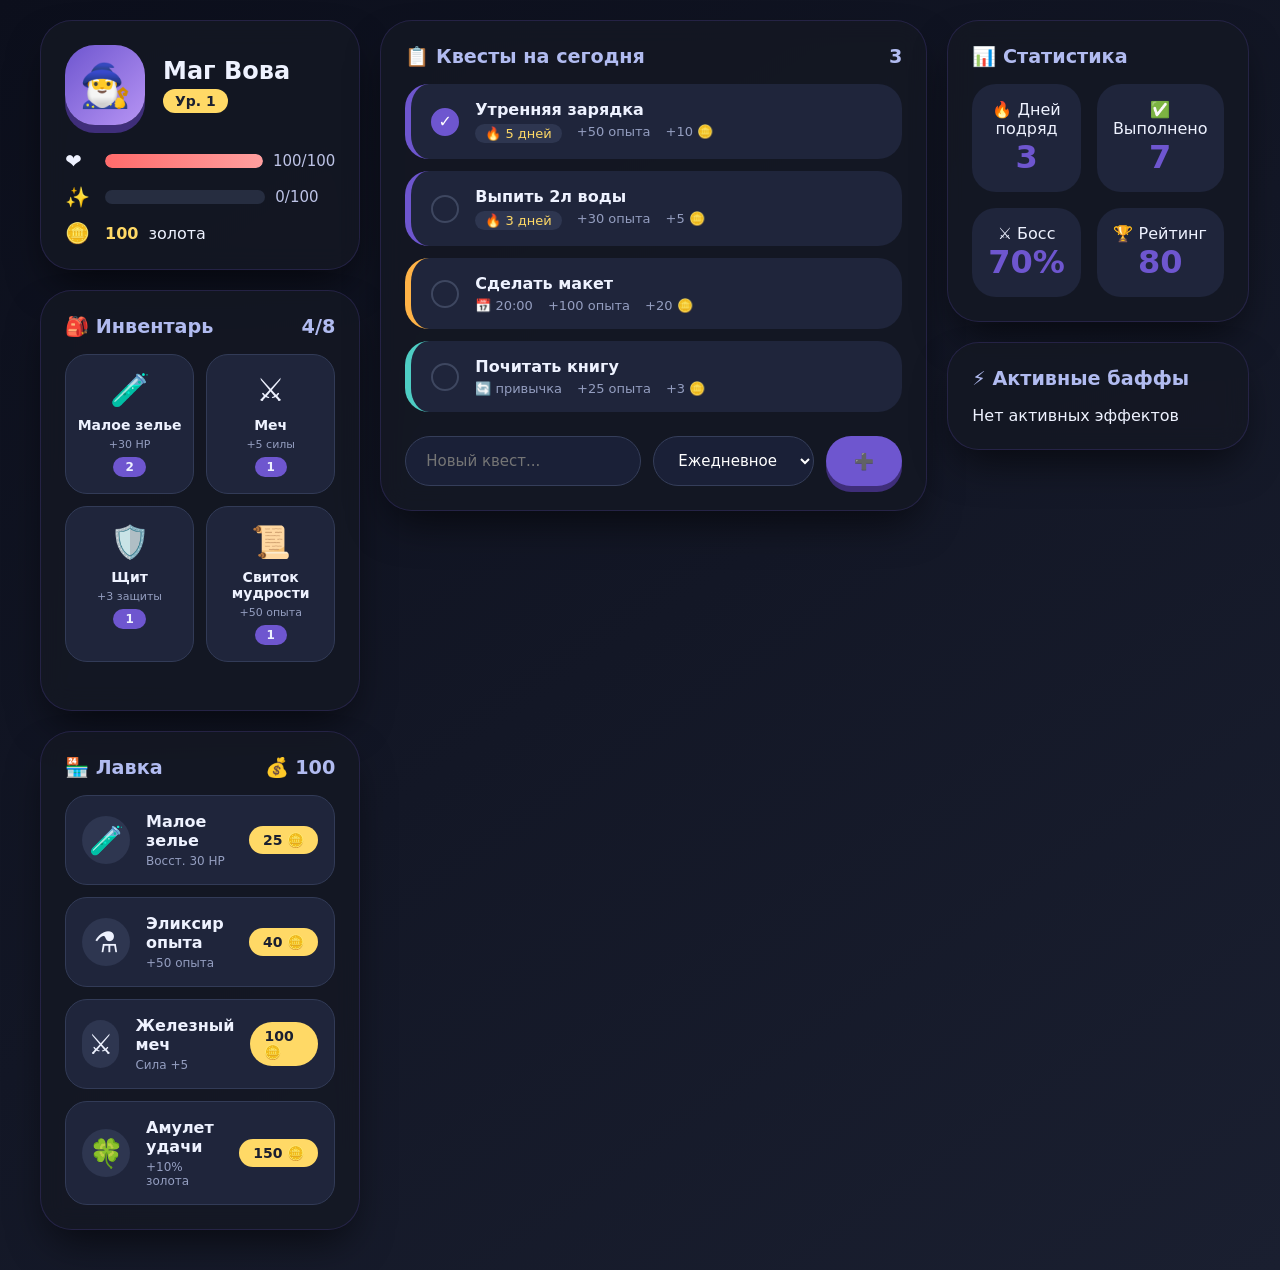
<file: test/1/1.html>
<!DOCTYPE html>
<html lang="ru">
<head>
    <meta charset="UTF-8">
    <meta name="viewport" content="width=device-width, initial-scale=1.0">
    <title>Habitica 2.0 — Игровой трекер привычек</title>
    <style>
        * {
            margin: 0;
            padding: 0;
            box-sizing: border-box;
            font-family: 'Segoe UI', Roboto, system-ui, sans-serif;
        }

        body {
            background: linear-gradient(145deg, #0c0f1c 0%, #1a1f30 100%);
            min-height: 100vh;
            padding: 20px;
            color: #eef2ff;
        }

        /* Основной контейнер */
        .container {
            max-width: 1200px;
            margin: 0 auto;
            display: grid;
            grid-template-columns: 1fr 2fr 1fr;
            gap: 20px;
        }

        /* Общие стили карточек */
        .card {
            background: rgba(20, 24, 36, 0.8);
            backdrop-filter: blur(12px);
            border-radius: 32px;
            padding: 24px;
            border: 1px solid rgba(110, 86, 207, 0.2);
            box-shadow: 0 20px 40px -10px rgba(0, 0, 0, 0.6);
            margin-bottom: 20px;
        }

        /* Заголовки секций */
        .section-header {
            display: flex;
            justify-content: space-between;
            align-items: center;
            margin-bottom: 16px;
            color: #b1bbf0;
            font-weight: 600;
            font-size: 1.2rem;
        }

        /* Профиль персонажа */
        .profile-header {
            display: flex;
            align-items: center;
            gap: 18px;
            margin-bottom: 24px;
        }

        .avatar {
            width: 80px;
            height: 80px;
            background: linear-gradient(135deg, #6e56cf, #b794f4);
            border-radius: 30px;
            display: flex;
            align-items: center;
            justify-content: center;
            font-size: 42px;
            box-shadow: 0 8px 0 #3f2e7a;
        }

        .info h2 {
            font-size: 24px;
            margin-bottom: 4px;
        }

        .level-badge {
            background: #ffd966;
            color: #1a1f30;
            padding: 4px 12px;
            border-radius: 40px;
            font-weight: bold;
            display: inline-block;
            font-size: 14px;
        }

        .stats {
            display: flex;
            flex-direction: column;
            gap: 12px;
        }

        .stat-row {
            display: flex;
            align-items: center;
            gap: 10px;
        }

        .stat-icon {
            width: 30px;
            font-size: 20px;
        }

        .progress-bar {
            flex: 1;
            height: 14px;
            background: #262d40;
            border-radius: 20px;
            overflow: hidden;
        }

        .progress-fill {
            height: 100%;
            border-radius: 20px;
            transition: width 0.4s ease;
        }

        .hp .progress-fill { background: linear-gradient(90deg, #ff6b6b, #ff9f9f); }
        .exp .progress-fill { background: linear-gradient(90deg, #6e56cf, #a58aff); }

        .stat-value {
            min-width: 60px;
            font-size: 15px;
            color: #bdc3e6;
        }

        /* Список задач */
        .task-list {
            display: flex;
            flex-direction: column;
            gap: 12px;
            margin-bottom: 24px;
        }

        .task-item {
            background: #1f253b;
            border-radius: 24px;
            padding: 16px 20px;
            display: flex;
            align-items: center;
            gap: 16px;
            border-left: 6px solid;
            transition: all 0.2s;
            cursor: pointer;
        }

        .task-item:hover {
            transform: translateX(6px);
            background: #2b314b;
        }

        .task-daily { border-left-color: #6e56cf; }
        .task-todo { border-left-color: #ffb347; }
        .task-habit { border-left-color: #4ecdc4; }

        .task-check {
            width: 28px;
            height: 28px;
            border-radius: 14px;
            border: 2px solid #3e4760;
            background: transparent;
            display: flex;
            align-items: center;
            justify-content: center;
            font-size: 16px;
            color: white;
            transition: 0.2s;
            flex-shrink: 0;
        }

        .task-item.completed .task-check {
            background: #6e56cf;
            border-color: #6e56cf;
        }

        .task-item.completed .task-check::after {
            content: "✓";
        }

        .task-content {
            flex: 1;
        }

        .task-title {
            font-weight: 600;
            font-size: 16px;
            margin-bottom: 5px;
        }

        .task-meta {
            display: flex;
            gap: 15px;
            font-size: 13px;
            color: #949ec0;
        }

        .task-streak {
            background: #2e3650;
            padding: 2px 10px;
            border-radius: 30px;
            color: #ffd966;
        }

        /* Кнопка добавления задачи */
        .add-task-form {
            display: flex;
            gap: 12px;
            margin-top: 16px;
        }

        .add-task-form input {
            flex: 1;
            background: #1a2037;
            border: 1px solid #353e5a;
            border-radius: 40px;
            padding: 14px 20px;
            color: white;
            font-size: 15px;
            outline: none;
        }

        .add-task-form input:focus {
            border-color: #6e56cf;
        }

        .add-task-form select {
            background: #1a2037;
            border: 1px solid #353e5a;
            border-radius: 40px;
            padding: 14px 20px;
            color: white;
            font-size: 15px;
            outline: none;
            cursor: pointer;
        }

        .add-btn {
            background: #6e56cf;
            border: none;
            border-radius: 40px;
            padding: 14px 28px;
            color: white;
            font-weight: bold;
            font-size: 16px;
            cursor: pointer;
            box-shadow: 0 6px 0 #3f2e7a;
            transition: 0.1s;
        }

        .add-btn:active {
            transform: translateY(4px);
            box-shadow: 0 2px 0 #3f2e7a;
        }

        /* Инвентарь */
        .inventory-grid {
            display: grid;
            grid-template-columns: repeat(2, 1fr);
            gap: 12px;
            margin-bottom: 24px;
        }

        .item-card {
            background: #1f253b;
            border-radius: 22px;
            padding: 16px 8px;
            text-align: center;
            border: 1px solid #323b57;
            transition: 0.2s;
            cursor: pointer;
        }

        .item-card:hover {
            background: #2c3350;
            border-color: #6e56cf;
        }

        .item-icon {
            font-size: 32px;
            margin-bottom: 8px;
        }

        .item-name {
            font-weight: 600;
            font-size: 14px;
        }

        .item-desc {
            font-size: 11px;
            color: #949ec0;
            margin: 5px 0;
        }

        .item-count {
            background: #6e56cf;
            display: inline-block;
            padding: 3px 12px;
            border-radius: 30px;
            font-size: 12px;
            font-weight: bold;
        }

        /* Магазин */
        .shop-grid {
            display: grid;
            grid-template-columns: 1fr;
            gap: 12px;
        }

        .shop-item {
            background: #1f253b;
            border-radius: 22px;
            padding: 16px;
            display: flex;
            align-items: center;
            gap: 16px;
            border: 1px solid #323b57;
            cursor: pointer;
            transition: 0.2s;
        }

        .shop-item:hover {
            background: #2c3350;
            border-color: #ffb347;
        }

        .shop-icon {
            font-size: 28px;
            background: #2e3650;
            width: 48px;
            height: 48px;
            border-radius: 30px;
            display: flex;
            align-items: center;
            justify-content: center;
        }

        .shop-info {
            flex: 1;
        }

        .shop-info h4 {
            font-size: 16px;
            margin-bottom: 4px;
        }

        .shop-info p {
            font-size: 12px;
            color: #949ec0;
        }

        .shop-price {
            background: #ffd966;
            color: #1a1f30;
            padding: 6px 14px;
            border-radius: 30px;
            font-weight: bold;
            font-size: 14px;
        }

        /* Статистика */
        .stats-grid {
            display: grid;
            grid-template-columns: 1fr 1fr;
            gap: 16px;
        }

        .stat-card {
            background: #1f253b;
            border-radius: 24px;
            padding: 16px;
            text-align: center;
        }

        .stat-value-large {
            font-size: 32px;
            font-weight: 700;
            color: #6e56cf;
        }

        /* Уведомления */
        .notification {
            position: fixed;
            top: 20px;
            right: 20px;
            background: #2b314b;
            border-left: 6px solid #6e56cf;
            border-radius: 20px;
            padding: 16px 24px;
            box-shadow: 0 10px 30px rgba(0,0,0,0.5);
            transform: translateX(400px);
            transition: 0.3s;
            z-index: 1000;
        }

        .notification.show {
            transform: translateX(0);
        }

        /* Адаптивность */
        @media (max-width: 900px) {
            .container {
                grid-template-columns: 1fr;
            }
        }
    </style>
</head>
<body>
    <div class="container">
        <!-- Левая колонка: профиль, инвентарь, магазин -->
        <div>
            <!-- Профиль персонажа -->
            <div class="card">
                <div class="profile-header">
                    <div class="avatar">🧙‍♂️</div>
                    <div class="info">
                        <h2 id="characterName">Маг Вова</h2>
                        <span class="level-badge" id="levelDisplay">Ур. 1</span>
                    </div>
                </div>
                <div class="stats">
                    <div class="stat-row hp">
                        <span class="stat-icon">❤️</span>
                        <div class="progress-bar"><div class="progress-fill" id="hpBar" style="width: 100%"></div></div>
                        <span class="stat-value" id="hpText">100/100</span>
                    </div>
                    <div class="stat-row exp">
                        <span class="stat-icon">✨</span>
                        <div class="progress-bar"><div class="progress-fill" id="expBar" style="width: 0%"></div></div>
                        <span class="stat-value" id="expText">0/100</span>
                    </div>
                    <div class="stat-row">
                        <span class="stat-icon">🪙</span>
                        <span style="color:#ffd966; font-weight:bold;" id="goldAmount">100</span> золота
                    </div>
                </div>
            </div>

            <!-- Инвентарь -->
            <div class="card">
                <div class="section-header">
                    <span>🎒 Инвентарь</span>
                    <span id="inventoryCount">0/8</span>
                </div>
                <div class="inventory-grid" id="inventoryContainer">
                    <!-- JS заполнит -->
                </div>
            </div>

            <!-- Магазин -->
            <div class="card">
                <div class="section-header">
                    <span>🏪 Лавка</span>
                    <span>💰 <span id="shopGold">100</span></span>
                </div>
                <div class="shop-grid" id="shopContainer">
                    <!-- JS заполнит -->
                </div>
            </div>
        </div>

        <!-- Центральная колонка: задачи -->
        <div>
            <div class="card">
                <div class="section-header">
                    <span>📋 Квесты на сегодня</span>
                    <span id="taskCount">0</span>
                </div>
                <div class="task-list" id="taskList"></div>

                <!-- Форма добавления задачи -->
                <div class="add-task-form">
                    <input type="text" id="newTaskTitle" placeholder="Новый квест...">
                    <select id="newTaskType">
                        <option value="daily">Ежедневное</option>
                        <option value="todo">Обычное</option>
                        <option value="habit">Привычка</option>
                    </select>
                    <button class="add-btn" id="addTaskBtn">➕</button>
                </div>
            </div>
        </div>

        <!-- Правая колонка: статистика и прочее -->
        <div>
            <div class="card">
                <div class="section-header">
                    <span>📊 Статистика</span>
                </div>
                <div class="stats-grid">
                    <div class="stat-card">
                        <div>🔥 Дней подряд</div>
                        <div class="stat-value-large" id="streakStat">3</div>
                    </div>
                    <div class="stat-card">
                        <div>✅ Выполнено</div>
                        <div class="stat-value-large" id="completedStat">7</div>
                    </div>
                    <div class="stat-card">
                        <div>⚔️ Босс</div>
                        <div class="stat-value-large" id="bossHp">75%</div>
                    </div>
                    <div class="stat-card">
                        <div>🏆 Рейтинг</div>
                        <div class="stat-value-large" id="rating">128</div>
                    </div>
                </div>
            </div>

            <div class="card">
                <div class="section-header">
                    <span>⚡ Активные баффы</span>
                </div>
                <div id="buffs">Нет активных эффектов</div>
            </div>
        </div>
    </div>

    <!-- Уведомление -->
    <div class="notification" id="notification">✨ +10 опыта</div>

    <script>
        // ==================== ДАННЫЕ ====================
        let character = {
            name: 'Маг Вова',
            level: 1,
            hp: 100,
            maxHp: 100,
            exp: 0,
            expToNext: 100,
            gold: 100
        };

        let tasks = [
            { id: 1, title: 'Утренняя зарядка', type: 'daily', completed: true, streak: 5, expReward: 50, goldReward: 10 },
            { id: 2, title: 'Выпить 2л воды', type: 'daily', completed: false, streak: 3, expReward: 30, goldReward: 5 },
            { id: 3, title: 'Сделать макет', type: 'todo', completed: false, due: '20:00', expReward: 100, goldReward: 20 },
            { id: 4, title: 'Почитать книгу', type: 'habit', completed: false, expReward: 25, goldReward: 3 }
        ];

        let inventory = [
            { id: 'potion', name: 'Малое зелье', icon: '🧪', desc: '+30 HP', count: 2, effect: 'hp', value: 30 },
            { id: 'sword', name: 'Меч', icon: '⚔️', desc: '+5 силы', count: 1 },
            { id: 'shield', name: 'Щит', icon: '🛡️', desc: '+3 защиты', count: 1 },
            { id: 'scroll', name: 'Свиток мудрости', icon: '📜', desc: '+50 опыта', count: 1, effect: 'exp', value: 50 }
        ];

        const shop = [
            { id: 'potion', name: 'Малое зелье', icon: '🧪', desc: 'Восст. 30 HP', price: 25 },
            { id: 'expPotion', name: 'Эликсир опыта', icon: '⚗️', desc: '+50 опыта', price: 40 },
            { id: 'sword', name: 'Железный меч', icon: '⚔️', desc: 'Сила +5', price: 100 },
            { id: 'luckAmulet', name: 'Амулет удачи', icon: '🍀', desc: '+10% золота', price: 150 }
        ];

        let streak = 3;
        let completedTasksCount = 7;

        // ==================== ЭЛЕМЕНТЫ DOM ====================
        const taskListEl = document.getElementById('taskList');
        const inventoryContainer = document.getElementById('inventoryContainer');
        const shopContainer = document.getElementById('shopContainer');
        const hpBar = document.getElementById('hpBar');
        const hpText = document.getElementById('hpText');
        const expBar = document.getElementById('expBar');
        const expText = document.getElementById('expText');
        const levelDisplay = document.getElementById('levelDisplay');
        const goldAmount = document.getElementById('goldAmount');
        const shopGold = document.getElementById('shopGold');
        const inventoryCount = document.getElementById('inventoryCount');
        const streakStat = document.getElementById('streakStat');
        const completedStat = document.getElementById('completedStat');
        const bossHp = document.getElementById('bossHp');
        const rating = document.getElementById('rating');
        const notification = document.getElementById('notification');

        // ==================== ФУНКЦИИ ОБНОВЛЕНИЯ ИНТЕРФЕЙСА ====================
        function updateUI() {
            // Характеристики
            hpBar.style.width = (character.hp / character.maxHp * 100) + '%';
            hpText.innerText = `${character.hp}/${character.maxHp}`;
            expBar.style.width = (character.exp / character.expToNext * 100) + '%';
            expText.innerText = `${character.exp}/${character.expToNext}`;
            levelDisplay.innerText = `Ур. ${character.level}`;
            goldAmount.innerText = character.gold;
            shopGold.innerText = character.gold;

            // Статистика
            streakStat.innerText = streak;
            completedStat.innerText = completedTasksCount;
            bossHp.innerText = Math.floor(Math.random() * 30 + 60) + '%'; // просто для красоты
            rating.innerText = character.level * 50 + streak * 10;

            // Инвентарь
            renderInventory();
            // Задачи
            renderTasks();
        }

        // ==================== ЗАДАЧИ ====================
        function renderTasks() {
            taskListEl.innerHTML = '';
            tasks.forEach(task => {
                const taskDiv = document.createElement('div');
                taskDiv.className = `task-item task-${task.type} ${task.completed ? 'completed' : ''}`;
                taskDiv.dataset.id = task.id;

                const metaHtml = task.type === 'daily' ? `<span class="task-streak">🔥 ${task.streak} дней</span>` : 
                                 task.type === 'todo' ? `<span>📅 ${task.due || 'сегодня'}</span>` : 
                                 '<span>🔄 привычка</span>';

                taskDiv.innerHTML = `
                    <div class="task-check"></div>
                    <div class="task-content">
                        <div class="task-title">${task.title}</div>
                        <div class="task-meta">
                            ${metaHtml}
                            <span>+${task.expReward} опыта</span>
                            <span>+${task.goldReward} 🪙</span>
                        </div>
                    </div>
                `;

                taskDiv.addEventListener('click', () => completeTask(task.id));
                taskListEl.appendChild(taskDiv);
            });
            document.getElementById('taskCount').innerText = tasks.filter(t => !t.completed).length;
        }

        function completeTask(id) {
            const task = tasks.find(t => t.id === id);
            if (!task || task.completed) return;

            // Отмечаем выполненной
            task.completed = true;

            // Добавляем ресурсы
            character.exp += task.expReward;
            character.gold += task.goldReward;
            completedTasksCount++;

            // Если ежедневная, увеличиваем streak
            if (task.type === 'daily') {
                task.streak = (task.streak || 0) + 1;
                streak++;
            }

            // Проверка на повышение уровня
            checkLevelUp();

            // Показываем уведомление
            showNotification(`✅ ${task.title} выполнен! +${task.expReward} опыта, +${task.goldReward} золота`);

            // Обновляем интерфейс
            updateUI();
        }

        function checkLevelUp() {
            while (character.exp >= character.expToNext) {
                character.level++;
                character.exp -= character.expToNext;
                character.expToNext = Math.floor(character.expToNext * 1.5);
                character.maxHp += 20;
                character.hp = character.maxHp; // полное исцеление
                showNotification(`✨ УРОВЕНЬ ПОВЫШЕН! Теперь ${character.level} уровень! ✨`);
            }
        }

        // ==================== ИНВЕНТАРЬ ====================
        function renderInventory() {
            inventoryContainer.innerHTML = '';
            inventory.forEach(item => {
                const div = document.createElement('div');
                div.className = 'item-card';
                div.innerHTML = `
                    <div class="item-icon">${item.icon}</div>
                    <div class="item-name">${item.name}</div>
                    <div class="item-desc">${item.desc}</div>
                    <div class="item-count">${item.count}</div>
                `;
                // При клике используем предмет, если есть effect
                if (item.effect) {
                    div.addEventListener('click', () => useItem(item));
                }
                inventoryContainer.appendChild(div);
            });
            inventoryCount.innerText = inventory.length + '/8';
        }

        function useItem(item) {
            if (item.count <= 0) return;
            if (item.effect === 'hp') {
                character.hp = Math.min(character.hp + item.value, character.maxHp);
                showNotification(`🧪 Вы использовали ${item.name} и восстановили ${item.value} HP`);
            } else if (item.effect === 'exp') {
                character.exp += item.value;
                showNotification(`📜 Вы получили ${item.value} опыта!`);
                checkLevelUp();
            }
            item.count--;
            if (item.count === 0) {
                inventory = inventory.filter(i => i.id !== item.id);
            }
            updateUI();
        }

        // ==================== МАГАЗИН ====================
        function renderShop() {
            shopContainer.innerHTML = '';
            shop.forEach(item => {
                const div = document.createElement('div');
                div.className = 'shop-item';
                div.innerHTML = `
                    <div class="shop-icon">${item.icon}</div>
                    <div class="shop-info">
                        <h4>${item.name}</h4>
                        <p>${item.desc}</p>
                    </div>
                    <div class="shop-price">${item.price} 🪙</div>
                `;
                div.addEventListener('click', () => buyItem(item));
                shopContainer.appendChild(div);
            });
        }

        function buyItem(shopItem) {
            if (character.gold < shopItem.price) {
                showNotification('❌ Недостаточно золота!');
                return;
            }

            // Проверяем, есть ли уже такой предмет в инвентаре
            const existing = inventory.find(i => i.id === shopItem.id);
            if (existing) {
                existing.count++;
            } else {
                // Создаём новый предмет для инвентаря
                let newItem = {
                    id: shopItem.id,
                    name: shopItem.name,
                    icon: shopItem.icon,
                    desc: shopItem.desc,
                    count: 1
                };
                if (shopItem.id === 'potion') newItem.effect = 'hp', newItem.value = 30;
                if (shopItem.id === 'expPotion') newItem.effect = 'exp', newItem.value = 50;
                inventory.push(newItem);
            }

            character.gold -= shopItem.price;
            showNotification(`🛒 Куплено: ${shopItem.name}`);
            updateUI();
        }

        // ==================== ДОБАВЛЕНИЕ ЗАДАЧИ ====================
        document.getElementById('addTaskBtn').addEventListener('click', () => {
            const titleInput = document.getElementById('newTaskTitle');
            const typeSelect = document.getElementById('newTaskType');
            const title = titleInput.value.trim();
            if (!title) return;

            const newTask = {
                id: Date.now(),
                title: title,
                type: typeSelect.value,
                completed: false,
                expReward: typeSelect.value === 'todo' ? 100 : 30,
                goldReward: typeSelect.value === 'todo' ? 20 : 5
            };
            if (typeSelect.value === 'daily') {
                newTask.streak = 0;
            }
            tasks.push(newTask);
            titleInput.value = '';
            updateUI();
            showNotification('➕ Новый квест добавлен!');
        });

        // ==================== УВЕДОМЛЕНИЯ ====================
        function showNotification(message) {
            notification.innerText = message;
            notification.classList.add('show');
            setTimeout(() => {
                notification.classList.remove('show');
            }, 2000);
        }

        // ==================== ИНИЦИАЛИЗАЦИЯ ====================
        function init() {
            renderShop();
            updateUI();
        }

        init();

        // Небольшая имитация урона от босса (для интереса)
        setInterval(() => {
            if (character.hp > 10) {
                character.hp = Math.max(1, character.hp - Math.floor(Math.random() * 5));
                updateUI();
                if (character.hp < 30) showNotification('⚠️ Здоровье низкое! Используй зелья.');
            }
        }, 15000);
    </script>
</body>
</html>
</file>
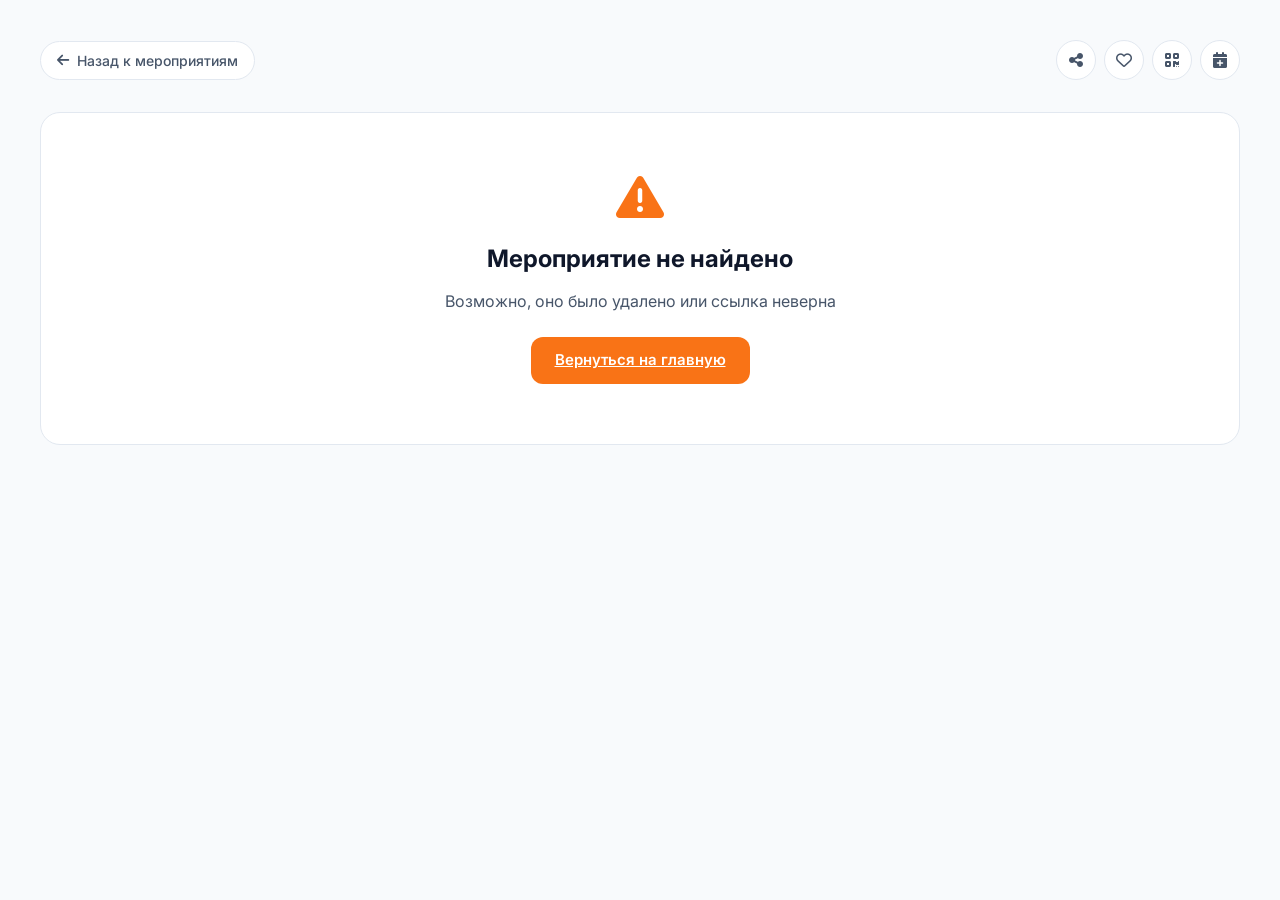
<file: test/2/event_detail.html>
<!DOCTYPE html>
<html lang="ru">
<head>
    <meta charset="UTF-8">
    <meta name="viewport" content="width=device-width, initial-scale=1.0">
    <title>Мероприятие - EventHub 3000</title>
    <link href="https://fonts.googleapis.com/css2?family=Inter:wght@300;400;500;600;700;800&display=swap" rel="stylesheet">
    <link rel="stylesheet" href="https://cdnjs.cloudflare.com/ajax/libs/font-awesome/6.4.0/css/all.min.css">
    <style>
        /* ===== ДИЗАЙН-СИСТЕМА ===== */
        :root {
            --primary-50: #fff7ed;
            --primary-100: #ffedd5;
            --primary-200: #fed7aa;
            --primary-300: #fdba74;
            --primary-400: #fb923c;
            --primary-500: #f97316;
            --primary-600: #ea580c;
            --primary-700: #c2410c;
            --primary-glow: rgba(249, 115, 22, 0.3);
            
            --bg-body: #f8fafc;
            --bg-surface: #ffffff;
            --bg-soft: #f1f5f9;
            --text-primary: #0f172a;
            --text-secondary: #475569;
            --text-tertiary: #64748b;
            --border-light: #e2e8f0;
            --border-medium: #cbd5e1;
            --shadow-color: rgba(0, 0, 0, 0.05);
            --shadow-strong: rgba(0, 0, 0, 0.1);
            
            --radius-sm: 6px;
            --radius-md: 8px;
            --radius-lg: 12px;
            --radius-xl: 16px;
            --radius-2xl: 20px;
            --radius-3xl: 24px;
            --radius-full: 9999px;
        }

        [data-theme="dark"] {
            --primary-50: #2d1a0c;
            --primary-100: #3e2a1a;
            --primary-200: #5a3f28;
            --primary-300: #7b5a3a;
            --primary-400: #a0744d;
            --primary-500: #f97316;
            --primary-600: #ff943d;
            --primary-700: #ffb570;
            --primary-glow: rgba(249, 115, 22, 0.5);
            
            --bg-body: #0a0a0f;
            --bg-surface: #1a1a24;
            --bg-soft: #2a2a35;
            --text-primary: #f1f5f9;
            --text-secondary: #94a3b8;
            --text-tertiary: #64748b;
            --border-light: #2d2d3a;
            --border-medium: #3d3d4a;
            --shadow-color: rgba(0, 0, 0, 0.3);
            --shadow-strong: rgba(0, 0, 0, 0.5);
        }

        * {
            margin: 0;
            padding: 0;
            box-sizing: border-box;
            font-family: 'Inter', sans-serif;
        }

        body {
            background-color: var(--bg-body);
            min-height: 100vh;
            padding: 40px 20px;
            color: var(--text-primary);
            transition: background-color 0.3s, color 0.3s;
            line-height: 1.5;
        }

        .event-detail-wrapper {
            max-width: 1200px;
            margin: 0 auto;
        }

        /* Навигация */
        .detail-nav {
            display: flex;
            justify-content: space-between;
            align-items: center;
            margin-bottom: 32px;
            flex-wrap: wrap;
            gap: 16px;
        }

        .back-link {
            display: inline-flex;
            align-items: center;
            gap: 8px;
            color: var(--text-secondary);
            text-decoration: none;
            font-weight: 500;
            padding: 8px 16px;
            background: var(--bg-surface);
            border-radius: var(--radius-full);
            border: 1px solid var(--border-light);
            transition: all 0.2s;
            font-size: 14px;
        }

        .back-link:hover {
            background: var(--primary-500);
            color: white;
            border-color: var(--primary-500);
        }

        .action-buttons {
            display: flex;
            gap: 8px;
        }

        .action-btn {
            width: 40px;
            height: 40px;
            border-radius: 50%;
            background: var(--bg-surface);
            border: 1px solid var(--border-light);
            color: var(--text-secondary);
            display: flex;
            align-items: center;
            justify-content: center;
            cursor: pointer;
            transition: all 0.2s;
            font-size: 16px;
        }

        .action-btn:hover {
            background: var(--primary-500);
            color: white;
            border-color: var(--primary-500);
            transform: translateY(-2px);
        }

        /* Основной контент */
        .event-content {
            display: grid;
            grid-template-columns: 1fr 320px;
            gap: 24px;
            margin-bottom: 32px;
        }

        /* Левая колонка */
        .event-main {
            background: var(--bg-surface);
            border-radius: var(--radius-2xl);
            border: 1px solid var(--border-light);
            padding: 32px;
            box-shadow: 0 4px 12px var(--shadow-color);
        }

        .event-badge {
            display: inline-flex;
            align-items: center;
            gap: 6px;
            padding: 4px 10px;
            background: var(--primary-100);
            color: var(--primary-700);
            border-radius: var(--radius-full);
            font-size: 12px;
            font-weight: 600;
            margin-bottom: 16px;
        }

        .event-title {
            font-size: 36px;
            font-weight: 700;
            color: var(--text-primary);
            margin-bottom: 24px;
            line-height: 1.2;
            letter-spacing: -0.02em;
        }

        /* Таймер */
        .countdown-timer {
            background: linear-gradient(135deg, var(--primary-500), var(--primary-600));
            border-radius: var(--radius-xl);
            padding: 24px;
            margin-bottom: 32px;
            color: white;
            text-align: center;
        }

        .timer-title {
            font-size: 14px;
            text-transform: uppercase;
            letter-spacing: 1px;
            opacity: 0.9;
            margin-bottom: 16px;
        }

        .timer-numbers {
            display: flex;
            justify-content: center;
            gap: 24px;
        }

        .timer-block {
            text-align: center;
        }

        .timer-value {
            font-size: 36px;
            font-weight: 700;
            line-height: 1;
            margin-bottom: 4px;
        }

        .timer-label {
            font-size: 12px;
            opacity: 0.8;
            text-transform: uppercase;
        }

        /* Мета информация */
        .event-meta-grid {
            display: grid;
            grid-template-columns: repeat(2, 1fr);
            gap: 16px;
            margin-bottom: 32px;
        }

        .meta-item {
            display: flex;
            align-items: center;
            gap: 12px;
            padding: 12px;
            background: var(--bg-soft);
            border-radius: var(--radius-lg);
            border: 1px solid var(--border-light);
        }

        .meta-icon {
            width: 36px;
            height: 36px;
            border-radius: 50%;
            background: var(--primary-500);
            color: white;
            display: flex;
            align-items: center;
            justify-content: center;
            font-size: 16px;
        }

        .meta-content {
            flex: 1;
        }

        .meta-label {
            font-size: 12px;
            color: var(--text-tertiary);
            margin-bottom: 2px;
        }

        .meta-value {
            font-size: 14px;
            font-weight: 600;
            color: var(--text-primary);
        }

        /* Описание */
        .description-section {
            margin-bottom: 32px;
        }

        .section-title {
            font-size: 18px;
            font-weight: 600;
            margin-bottom: 16px;
            display: flex;
            align-items: center;
            gap: 8px;
            color: var(--text-primary);
        }

        .section-title i {
            color: var(--primary-500);
        }

        .description-content {
            color: var(--text-secondary);
            line-height: 1.7;
            font-size: 15px;
        }

        .tags {
            display: flex;
            gap: 8px;
            flex-wrap: wrap;
            margin-top: 20px;
        }

        .tag {
            padding: 4px 10px;
            background: var(--bg-soft);
            color: var(--text-secondary);
            border-radius: var(--radius-full);
            font-size: 12px;
            border: 1px solid var(--border-light);
        }

        /* Правая колонка */
        .event-sidebar {
            display: flex;
            flex-direction: column;
            gap: 24px;
        }

        .sidebar-card {
            background: var(--bg-surface);
            border-radius: var(--radius-xl);
            border: 1px solid var(--border-light);
            padding: 20px;
            box-shadow: 0 4px 12px var(--shadow-color);
        }

        .sidebar-title {
            font-size: 16px;
            font-weight: 600;
            margin-bottom: 16px;
            display: flex;
            align-items: center;
            gap: 8px;
            color: var(--text-primary);
        }

        .sidebar-title i {
            color: var(--primary-500);
        }

        /* Кнопки действий */
        .action-panel {
            display: flex;
            flex-direction: column;
            gap: 12px;
        }

        .primary-btn {
            padding: 14px;
            background: var(--primary-500);
            color: white;
            border: none;
            border-radius: var(--radius-lg);
            font-size: 15px;
            font-weight: 600;
            cursor: pointer;
            transition: all 0.2s;
            display: flex;
            align-items: center;
            justify-content: center;
            gap: 8px;
            width: 100%;
        }

        .primary-btn:hover {
            background: var(--primary-600);
            transform: translateY(-2px);
            box-shadow: 0 8px 16px var(--primary-glow);
        }

        .secondary-btn {
            padding: 14px;
            background: var(--bg-surface);
            color: var(--text-primary);
            border: 1px solid var(--border-light);
            border-radius: var(--radius-lg);
            font-size: 15px;
            font-weight: 500;
            cursor: pointer;
            transition: all 0.2s;
            display: flex;
            align-items: center;
            justify-content: center;
            gap: 8px;
            width: 100%;
        }

        .secondary-btn:hover {
            border-color: var(--primary-500);
            color: var(--primary-500);
            background: var(--primary-50);
        }

        .danger-btn {
            padding: 14px;
            background: #ef4444;
            color: white;
            border: none;
            border-radius: var(--radius-lg);
            font-size: 15px;
            font-weight: 600;
            cursor: pointer;
            transition: all 0.2s;
            display: flex;
            align-items: center;
            justify-content: center;
            gap: 8px;
            width: 100%;
        }

        .danger-btn:hover {
            background: #dc2626;
            transform: translateY(-2px);
            box-shadow: 0 8px 16px rgba(239, 68, 68, 0.3);
        }

        /* Участники */
        .participants-list {
            max-height: 300px;
            overflow-y: auto;
        }

        .participant-item {
            display: flex;
            align-items: center;
            gap: 12px;
            padding: 10px 0;
            border-bottom: 1px solid var(--border-light);
        }

        .participant-item:last-child {
            border-bottom: none;
        }

        .participant-avatar {
            width: 36px;
            height: 36px;
            border-radius: 50%;
            background: linear-gradient(135deg, var(--primary-400), var(--primary-600));
            display: flex;
            align-items: center;
            justify-content: center;
            color: white;
            font-weight: 600;
            font-size: 14px;
            flex-shrink: 0;
        }

        .participant-info {
            flex: 1;
        }

        .participant-name {
            font-weight: 600;
            font-size: 14px;
            display: flex;
            align-items: center;
            gap: 6px;
            margin-bottom: 2px;
        }

        .participant-role {
            font-size: 10px;
            padding: 2px 6px;
            background: var(--primary-100);
            color: var(--primary-700);
            border-radius: var(--radius-full);
        }

        .participant-status {
            font-size: 11px;
            color: var(--text-tertiary);
            display: flex;
            align-items: center;
            gap: 4px;
        }

        .status-badge {
            display: inline-block;
            width: 8px;
            height: 8px;
            border-radius: 50%;
        }

        .status-confirmed { background: #10b981; }
        .status-invited { background: #f59e0b; }
        .status-declined { background: #ef4444; }

        /* Подарки */
        .gift-section {
            margin-top: 16px;
        }

        .gift-buttons {
            display: flex;
            gap: 8px;
            flex-wrap: wrap;
        }

        .gift-btn {
            width: 44px;
            height: 44px;
            border-radius: 50%;
            background: var(--bg-soft);
            border: 1px solid var(--border-light);
            font-size: 20px;
            cursor: pointer;
            transition: all 0.2s;
            display: flex;
            align-items: center;
            justify-content: center;
        }

        .gift-btn:hover {
            transform: scale(1.15);
            background: var(--primary-500);
            color: white;
            border-color: var(--primary-500);
        }

        .gift-count {
            font-size: 12px;
            color: var(--text-tertiary);
            margin-top: 8px;
        }

        /* Плейлист */
        .playlist-item {
            display: flex;
            align-items: center;
            gap: 12px;
            padding: 8px 0;
            border-bottom: 1px solid var(--border-light);
        }

        .playlist-item i {
            color: var(--primary-500);
            width: 20px;
        }

        .playlist-info {
            flex: 1;
        }

        .playlist-title {
            font-weight: 500;
            font-size: 13px;
        }

        .playlist-artist {
            font-size: 11px;
            color: var(--text-tertiary);
        }

        /* Карта */
        .map-placeholder {
            height: 120px;
            background: var(--bg-soft);
            border-radius: var(--radius-lg);
            display: flex;
            align-items: center;
            justify-content: center;
            color: var(--text-tertiary);
            font-size: 13px;
            border: 1px dashed var(--border-medium);
            margin-top: 12px;
        }

        /* Меню */
        .menu-item {
            display: flex;
            align-items: center;
            gap: 12px;
            padding: 8px 0;
            border-bottom: 1px solid var(--border-light);
        }

        .menu-item i {
            color: var(--primary-500);
            width: 20px;
        }

        .menu-name {
            flex: 1;
            font-size: 13px;
        }

        .menu-price {
            font-weight: 600;
            color: var(--primary-600);
            font-size: 13px;
        }

        /* Модальные окна */
        .modal {
            display: none;
            position: fixed;
            top: 0;
            left: 0;
            width: 100%;
            height: 100%;
            background: rgba(0,0,0,0.5);
            backdrop-filter: blur(4px);
            z-index: 10000;
            align-items: center;
            justify-content: center;
        }

        .modal-content {
            background: var(--bg-surface);
            border-radius: var(--radius-2xl);
            padding: 32px;
            max-width: 500px;
            width: 90%;
            max-height: 80vh;
            overflow-y: auto;
            border: 1px solid var(--border-light);
            box-shadow: 0 20px 40px var(--shadow-strong);
            animation: modalPop 0.3s;
        }

        @keyframes modalPop {
            from { opacity: 0; transform: scale(0.95); }
            to { opacity: 1; transform: scale(1); }
        }

        .modal-header {
            display: flex;
            justify-content: space-between;
            align-items: center;
            margin-bottom: 24px;
        }

        .modal-header h2 {
            font-size: 22px;
            font-weight: 600;
            color: var(--text-primary);
        }

        .modal-close {
            font-size: 28px;
            cursor: pointer;
            color: var(--text-tertiary);
            transition: color 0.2s;
            line-height: 1;
        }
        .modal-close:hover { color: var(--text-primary); }

        /* Опросы */
        .poll-item {
            background: var(--bg-soft);
            border-radius: var(--radius-lg);
            padding: 16px;
            margin-bottom: 16px;
            border: 1px solid var(--border-light);
        }

        .poll-question {
            font-weight: 600;
            margin-bottom: 12px;
            font-size: 15px;
        }

        .poll-option {
            margin-bottom: 10px;
            cursor: pointer;
            padding: 8px;
            border-radius: var(--radius-md);
            transition: all 0.2s;
        }

        .poll-option:hover {
            background: var(--primary-50);
        }

        .poll-option-header {
            display: flex;
            justify-content: space-between;
            margin-bottom: 4px;
            font-size: 13px;
        }

        .poll-option-text {
            color: var(--text-primary);
        }

        .poll-option-votes {
            color: var(--text-tertiary);
        }

        .poll-progress {
            width: 100%;
            height: 6px;
            background: var(--border-light);
            border-radius: var(--radius-full);
            overflow: hidden;
        }

        .poll-progress-fill {
            height: 100%;
            background: var(--primary-500);
            border-radius: var(--radius-full);
            transition: width 0.3s;
        }

        .create-poll-form {
            margin-top: 20px;
        }

        .poll-input {
            width: 100%;
            padding: 12px;
            border: 1px solid var(--border-light);
            border-radius: var(--radius-md);
            background: var(--bg-surface);
            color: var(--text-primary);
            margin-bottom: 12px;
            font-size: 14px;
        }

        .poll-input:focus {
            border-color: var(--primary-500);
            outline: none;
        }

        .poll-options-container {
            margin-bottom: 16px;
        }

        .poll-option-input {
            display: flex;
            gap: 8px;
            margin-bottom: 8px;
        }

        .poll-option-input input {
            flex: 1;
            padding: 10px;
            border: 1px solid var(--border-light);
            border-radius: var(--radius-md);
            background: var(--bg-surface);
            color: var(--text-primary);
        }

        .poll-option-input button {
            width: 36px;
            height: 36px;
            border-radius: 50%;
            border: none;
            background: var(--primary-500);
            color: white;
            cursor: pointer;
        }

        /* QR код */
        .qr-container {
            display: flex;
            flex-direction: column;
            align-items: center;
            gap: 20px;
            padding: 20px;
        }

        .qr-box {
            width: 200px;
            height: 200px;
            background: white;
            padding: 16px;
            border-radius: var(--radius-xl);
            display: flex;
            align-items: center;
            justify-content: center;
        }

        .qr-placeholder {
            width: 100%;
            height: 100%;
            background: linear-gradient(45deg, #000 25%, #fff 25%, #fff 50%, #000 50%, #000 75%, #fff 75%, #fff 100%);
            background-size: 20px 20px;
        }

        /* Чат */
        .chat-messages {
            max-height: 300px;
            overflow-y: auto;
            margin-bottom: 20px;
            padding: 16px;
            background: var(--bg-soft);
            border-radius: var(--radius-lg);
        }

        .chat-message {
            display: flex;
            gap: 12px;
            margin-bottom: 16px;
        }

        .chat-avatar {
            width: 32px;
            height: 32px;
            border-radius: 50%;
            background: var(--primary-500);
            color: white;
            display: flex;
            align-items: center;
            justify-content: center;
            font-weight: 600;
            font-size: 12px;
            flex-shrink: 0;
        }

        .chat-bubble {
            background: var(--bg-surface);
            padding: 10px 14px;
            border-radius: var(--radius-lg);
            border: 1px solid var(--border-light);
            max-width: 70%;
        }

        .chat-name {
            font-weight: 600;
            margin-bottom: 2px;
            font-size: 12px;
            color: var(--primary-600);
        }

        .chat-text {
            font-size: 13px;
            color: var(--text-primary);
        }

        .chat-time {
            font-size: 9px;
            color: var(--text-tertiary);
            margin-top: 4px;
        }

        .chat-input {
            display: flex;
            gap: 8px;
        }

        .chat-input input {
            flex: 1;
            padding: 12px;
            border: 1px solid var(--border-light);
            border-radius: var(--radius-lg);
            background: var(--bg-surface);
            color: var(--text-primary);
            font-size: 14px;
        }

        .chat-input input:focus {
            border-color: var(--primary-500);
            outline: none;
        }

        .chat-send {
            width: 46px;
            height: 46px;
            border-radius: 50%;
            background: var(--primary-500);
            color: white;
            border: none;
            cursor: pointer;
            transition: all 0.2s;
        }

        .chat-send:hover {
            background: var(--primary-600);
            transform: scale(1.05);
        }

        /* Адаптивность */
        @media (max-width: 768px) {
            .event-content {
                grid-template-columns: 1fr;
            }
            
            .event-title {
                font-size: 28px;
            }
            
            .timer-numbers {
                gap: 12px;
                flex-wrap: wrap;
            }
            
            .timer-value {
                font-size: 24px;
            }
            
            .event-meta-grid {
                grid-template-columns: 1fr;
            }
        }
    </style>
</head>
<body>
    <div class="event-detail-wrapper">
        <!-- Навигация -->
        <div class="detail-nav">
            <a href="events.html" class="back-link">
                <i class="fas fa-arrow-left"></i>
                <span>Назад к мероприятиям</span>
            </a>
            <div class="action-buttons">
                <div class="action-btn" onclick="shareEvent()" title="Поделиться">
                    <i class="fas fa-share-alt"></i>
                </div>
                <div class="action-btn" onclick="toggleFavorite()" id="favoriteBtn" title="В избранное">
                    <i class="far fa-heart"></i>
                </div>
                <div class="action-btn" onclick="showQR()" title="QR-код">
                    <i class="fas fa-qrcode"></i>
                </div>
                <div class="action-btn" onclick="exportToCalendar()" title="Добавить в календарь">
                    <i class="fas fa-calendar-plus"></i>
                </div>
            </div>
        </div>

        <!-- Основной контейнер для динамического контента -->
        <div id="eventDetailContainer"></div>
    </div>

    <!-- Модальное окно для QR -->
    <div class="modal" id="qrModal">
        <div class="modal-content">
            <div class="modal-header">
                <h2>QR-код мероприятия</h2>
                <span class="modal-close" onclick="closeModal('qrModal')">&times;</span>
            </div>
            <div class="qr-container">
                <div class="qr-box">
                    <div class="qr-placeholder"></div>
                </div>
                <p style="color: var(--text-secondary); font-size: 14px;">Отсканируйте, чтобы поделиться</p>
                <button class="primary-btn" style="padding: 12px;" onclick="downloadQR()">
                    <i class="fas fa-download"></i> Скачать QR
                </button>
            </div>
        </div>
    </div>

    <!-- Модальное окно для чата -->
    <div class="modal" id="chatModal">
        <div class="modal-content">
            <div class="modal-header">
                <h2>Чат мероприятия</h2>
                <span class="modal-close" onclick="closeModal('chatModal')">&times;</span>
            </div>
            <div class="chat-messages" id="chatMessages"></div>
            <div class="chat-input">
                <input type="text" id="chatInput" placeholder="Напишите сообщение...">
                <button class="chat-send" onclick="sendChatMessage()">
                    <i class="fas fa-paper-plane"></i>
                </button>
            </div>
        </div>
    </div>

    <!-- Модальное окно для опросов -->
    <div class="modal" id="pollModal">
        <div class="modal-content">
            <div class="modal-header">
                <h2>Опросы мероприятия</h2>
                <span class="modal-close" onclick="closeModal('pollModal')">&times;</span>
            </div>
            <div id="pollContainer"></div>
            <button class="secondary-btn" onclick="showCreatePollForm()" style="margin-top: 16px;" id="createPollBtn">
                <i class="fas fa-plus-circle"></i> Создать опрос
            </button>
            <div id="createPollForm" style="display: none; margin-top: 20px;">
                <h3 style="font-size: 16px; margin-bottom: 16px;">Новый опрос</h3>
                <input type="text" id="pollQuestion" class="poll-input" placeholder="Вопрос">
                <div class="poll-options-container" id="pollOptionsContainer">
                    <div class="poll-option-input">
                        <input type="text" id="pollOption1" placeholder="Вариант 1">
                    </div>
                    <div class="poll-option-input">
                        <input type="text" id="pollOption2" placeholder="Вариант 2">
                    </div>
                </div>
                <button class="secondary-btn" onclick="addPollOption()" style="margin-bottom: 16px;">
                    <i class="fas fa-plus"></i> Добавить вариант
                </button>
                <button class="primary-btn" onclick="createPoll()">
                    <i class="fas fa-check"></i> Опубликовать опрос
                </button>
            </div>
        </div>
    </div>

    <script>
        // ========== ГЛОБАЛЬНЫЕ ПЕРЕМЕННЫЕ ==========
        const CURRENT_USER = 'alexandra';
        let events = JSON.parse(localStorage.getItem('events')) || [];
        let favorites = JSON.parse(localStorage.getItem('favorites')) || [];
        let chatMessages = JSON.parse(localStorage.getItem('chatMessages')) || {};
        let polls = JSON.parse(localStorage.getItem('polls')) || {};
        let gifts = JSON.parse(localStorage.getItem('gifts')) || {};

        // Получаем id из параметров URL
        const urlParams = new URLSearchParams(window.location.search);
        const eventId = urlParams.get('id');
        const event = events.find(e => e.id === eventId);

        // ========== ИНИЦИАЛИЗАЦИЯ ==========
        if (!event) {
            document.getElementById('eventDetailContainer').innerHTML = `
                <div style="background: var(--bg-surface); border-radius: var(--radius-2xl); border: 1px solid var(--border-light); padding: 60px; text-align: center;">
                    <i class="fas fa-exclamation-triangle" style="font-size: 48px; color: var(--primary-500); margin-bottom: 20px;"></i>
                    <h2 style="font-size: 24px; margin-bottom: 12px;">Мероприятие не найдено</h2>
                    <p style="color: var(--text-secondary); margin-bottom: 24px;">Возможно, оно было удалено или ссылка неверна</p>
                    <a href="events.html" class="primary-btn" style="display: inline-flex; width: auto; padding: 12px 24px;">Вернуться на главную</a>
                </div>
            `;
        } else {
            renderEvent(event);
            updateFavoriteButton();
            startCountdown();
        }

        // ========== ФОРМАТИРОВАНИЕ ДАТЫ ==========
        function formatDate(isoString) {
            const date = new Date(isoString);
            return date.toLocaleString('ru-RU', { 
                day: 'numeric', 
                month: 'long', 
                hour: '2-digit', 
                minute: '2-digit'
            }).replace(',', '');
        }

        // ========== РЕНДЕРИНГ МЕРОПРИЯТИЯ ==========
        function renderEvent(event) {
            const container = document.getElementById('eventDetailContainer');
            const isCreator = event.creator === CURRENT_USER;
            const participant = event.participants.find(p => p.username === CURRENT_USER);
            const isFavorite = favorites.includes(event.id);

            // Статистика участников
            const confirmedCount = event.participants.filter(p => p.status === 'confirmed').length;
            
            // Генерируем участников
            const participantsHtml = event.participants.map(p => {
                let statusClass = '';
                if (p.status === 'confirmed') { statusClass = 'status-confirmed'; }
                else if (p.status === 'invited') { statusClass = 'status-invited'; }
                else if (p.status === 'declined') { statusClass = 'status-declined'; }

                return `
                    <div class="participant-item">
                        <div class="participant-avatar">${p.username[0].toUpperCase()}</div>
                        <div class="participant-info">
                            <div class="participant-name">
                                @${p.username}
                                ${p.role === 'organizer' ? '<span class="participant-role">Организатор</span>' : ''}
                                ${p.role === 'co-organizer' ? '<span class="participant-role">Со-организатор</span>' : ''}
                            </div>
                            <div class="participant-status">
                                <span class="status-badge ${statusClass}"></span>
                                ${p.status === 'confirmed' ? 'Подтвержден' : 
                                  p.status === 'invited' ? 'Приглашен' : 'Отказался'}
                                ${p.joinedAt ? ` · с ${new Date(p.joinedAt).toLocaleDateString()}` : ''}
                            </div>
                        </div>
                        <div class="gift-btn" onclick="sendGift('${p.username}')" title="Отправить подарок">
                            🎁
                        </div>
                    </div>
                `;
            }).join('');

            // Статистика подарков
            const eventGifts = gifts[event.id] || {};
            const totalGifts = Object.values(eventGifts).reduce((sum, val) => sum + val, 0);

            // Плейлист (имитация)
            const playlist = [
                { title: 'Walking on Sunshine', artist: 'Katrina & The Waves' },
                { title: 'Happy', artist: 'Pharrell Williams' },
                { title: 'Don\'t Stop Me Now', artist: 'Queen' }
            ];

            // Меню для дня рождения
            const menu = [
                { name: 'Торт "Наполеон"', price: '1200 ₽', icon: 'fa-cake-candles' },
                { name: 'Капкейки', price: '400 ₽', icon: 'fa-cupcake' },
                { name: 'Шампанское', price: '1500 ₽', icon: 'fa-champagne-glasses' }
            ];

            // Блок действий
            let actionsHtml = '';
            if (isCreator) {
                actionsHtml = `
                    <button class="primary-btn" onclick="manageEvent()">
                        <i class="fas fa-cog"></i> Управление
                    </button>
                    <button class="secondary-btn" onclick="showCreatePollForm()">
                        <i class="fas fa-chart-bar"></i> Создать опрос
                    </button>
                    <button class="danger-btn" onclick="cancelEvent()">
                        <i class="fas fa-times-circle"></i> Отменить
                    </button>
                `;
            } else {
                if (participant?.status === 'confirmed') {
                    actionsHtml = `
                        <button class="danger-btn" onclick="updateStatus('declined')">
                            <i class="fas fa-times-circle"></i> Отказаться
                        </button>
                        <button class="secondary-btn" onclick="openChat()">
                            <i class="fas fa-comment"></i> Чат
                        </button>
                    `;
                } else if (participant?.status === 'invited') {
                    actionsHtml = `
                        <button class="primary-btn" onclick="updateStatus('confirmed')">
                            <i class="fas fa-check-circle"></i> Принять
                        </button>
                                                <button class="danger-btn" onclick="updateStatus('declined')">
                            <i class="fas fa-times-circle"></i> Отклонить
                        </button>
                    `;
                } else if (participant?.status === 'declined') {
                    actionsHtml = `
                        <button class="primary-btn" onclick="updateStatus('confirmed')">
                            <i class="fas fa-check-circle"></i> Принять участие
                        </button>
                    `;
                } else {
                    actionsHtml = `
                        <button class="primary-btn" onclick="joinEvent()">
                            <i class="fas fa-plus-circle"></i> Принять участие
                        </button>
                    `;
                }
            }

            container.innerHTML = `
                <div class="event-content">
                    <!-- Левая колонка -->
                    <div class="event-main">
                        <div class="event-badge">
                            <i class="fas ${event.format === 'online' ? 'fa-wifi' : 'fa-building'}"></i>
                            ${event.format === 'online' ? 'Онлайн' : 'Офлайн'} • ${event.type === 'conference' ? 'Конференция' : 
                              event.type === 'meetup' ? 'Встреча' : 
                              event.type === 'webinar' ? 'Вебинар' : 
                              event.type === 'hackathon' ? 'Хакатон' : 
                              event.type === 'birthday' ? 'День рождения' : 'Мероприятие'}
                        </div>
                        
                        <h1 class="event-title">${event.title}</h1>

                        <!-- Таймер -->
                        <div class="countdown-timer" id="countdownTimer">
                            <div class="timer-title">ДО НАЧАЛА</div>
                            <div class="timer-numbers">
                                <div class="timer-block">
                                    <div class="timer-value" id="days">00</div>
                                    <div class="timer-label">дней</div>
                                </div>
                                <div class="timer-block">
                                    <div class="timer-value" id="hours">00</div>
                                    <div class="timer-label">часов</div>
                                </div>
                                <div class="timer-block">
                                    <div class="timer-value" id="minutes">00</div>
                                    <div class="timer-label">минут</div>
                                </div>
                                <div class="timer-block">
                                    <div class="timer-value" id="seconds">00</div>
                                    <div class="timer-label">секунд</div>
                                </div>
                            </div>
                        </div>

                        <!-- Мета информация -->
                        <div class="event-meta-grid">
                            <div class="meta-item">
                                <div class="meta-icon">
                                    <i class="fas fa-calendar"></i>
                                </div>
                                <div class="meta-content">
                                    <div class="meta-label">Дата и время</div>
                                    <div class="meta-value">${formatDate(event.event_date)}</div>
                                </div>
                            </div>
                            <div class="meta-item">
                                <div class="meta-icon">
                                    <i class="fas fa-map-marker-alt"></i>
                                </div>
                                <div class="meta-content">
                                    <div class="meta-label">Место проведения</div>
                                    <div class="meta-value">${event.location}</div>
                                </div>
                            </div>
                            <div class="meta-item">
                                <div class="meta-icon">
                                    <i class="fas fa-user"></i>
                                </div>
                                <div class="meta-content">
                                    <div class="meta-label">Организатор</div>
                                    <div class="meta-value">@${event.creator}</div>
                                </div>
                            </div>
                            <div class="meta-item">
                                <div class="meta-icon">
                                    <i class="fas fa-users"></i>
                                </div>
                                <div class="meta-content">
                                    <div class="meta-label">Участники</div>
                                    <div class="meta-value">${confirmedCount} <span style="color: var(--text-tertiary); font-weight: normal;">/ ${event.maxParticipants || '∞'}</span></div>
                                </div>
                            </div>
                        </div>

                        <!-- Описание -->
                        <div class="description-section">
                            <h3 class="section-title">
                                <i class="fas fa-align-left"></i>
                                Описание
                            </h3>
                            <div class="description-content">
                                ${event.description || 'Нет описания'}
                            </div>
                            
                            ${event.tags && event.tags.length > 0 ? `
                                <div class="tags">
                                    ${event.tags.map(tag => `<span class="tag">#${tag}</span>`).join('')}
                                </div>
                            ` : ''}
                        </div>

                        <!-- Карта для офлайн мероприятий -->
                        ${event.format === 'offline' ? `
                            <div class="description-section">
                                <h3 class="section-title">
                                    <i class="fas fa-map"></i>
                                    Карта
                                </h3>
                                <div class="map-placeholder">
                                    <i class="fas fa-map-marker-alt" style="margin-right: 8px;"></i>
                                    ${event.location}
                                </div>
                            </div>
                        ` : ''}

                        <!-- Меню для дня рождения -->
                        ${event.type === 'birthday' ? `
                            <div class="description-section">
                                <h3 class="section-title">
                                    <i class="fas fa-utensils"></i>
                                    Меню
                                </h3>
                                ${menu.map(item => `
                                    <div class="menu-item">
                                        <i class="fas ${item.icon}"></i>
                                        <span class="menu-name">${item.name}</span>
                                        <span class="menu-price">${item.price}</span>
                                    </div>
                                `).join('')}
                            </div>
                        ` : ''}
                    </div>

                    <!-- Правая колонка -->
                    <div class="event-sidebar">
                        <!-- Панель действий -->
                        <div class="sidebar-card">
                            <h3 class="sidebar-title">
                                <i class="fas fa-bolt"></i>
                                Действия
                            </h3>
                            <div class="action-panel">
                                ${actionsHtml}
                                <button class="secondary-btn" onclick="openChat()">
                                    <i class="fas fa-comments"></i> Чат (${chatMessages[event.id]?.length || 0})
                                </button>
                                <button class="secondary-btn" onclick="openPollModal()">
                                    <i class="fas fa-chart-bar"></i> Опросы (${polls[event.id]?.length || 0})
                                </button>
                            </div>
                        </div>

                        <!-- Участники -->
                        <div class="sidebar-card">
                            <h3 class="sidebar-title">
                                <i class="fas fa-users"></i>
                                Участники
                                <span style="margin-left: auto; font-size: 13px; color: var(--text-tertiary);">${confirmedCount}</span>
                            </h3>
                            <div class="participants-list">
                                ${participantsHtml}
                            </div>
                        </div>

                        <!-- Подарки -->
                        <div class="sidebar-card">
                            <h3 class="sidebar-title">
                                <i class="fas fa-gift"></i>
                                Подарки
                            </h3>
                            <div class="gift-section">
                                <div class="gift-buttons">
                                    <button class="gift-btn" onclick="sendGift('all')" title="Отправить подарок всем">🎉</button>
                                    <button class="gift-btn" onclick="sendGift('organizer')" title="Подарок организатору">👑</button>
                                    <button class="gift-btn" onclick="sendGift('random')" title="Случайный участник">🎲</button>
                                </div>
                                <div class="gift-count">
                                    🎁 Всего подарков: ${totalGifts}
                                </div>
                            </div>
                        </div>

                        <!-- Плейлист -->
                        <div class="sidebar-card">
                            <h3 class="sidebar-title">
                                <i class="fas fa-music"></i>
                                Плейлист
                            </h3>
                            ${playlist.map(song => `
                                <div class="playlist-item">
                                    <i class="fas fa-music"></i>
                                    <div class="playlist-info">
                                        <div class="playlist-title">${song.title}</div>
                                        <div class="playlist-artist">${song.artist}</div>
                                    </div>
                                    <i class="fas fa-play" style="color: var(--primary-500); font-size: 12px; cursor: pointer;"></i>
                                </div>
                            `).join('')}
                        </div>
                    </div>
                </div>
            `;
        }

        // ========== ТАЙМЕР ==========
        let countdownInterval;

        function startCountdown() {
            if (!event) return;
            
            const eventDate = new Date(event.event_date).getTime();
            
            function updateTimer() {
                const now = new Date().getTime();
                const distance = eventDate - now;

                if (distance < 0) {
                    document.getElementById('countdownTimer').innerHTML = `
                        <div class="timer-title">МЕРОПРИЯТИЕ ПРОШЛО</div>
                        <div style="font-size: 16px; opacity: 0.9;">${formatDate(event.event_date)}</div>
                    `;
                    clearInterval(countdownInterval);
                    return;
                }

                const days = Math.floor(distance / (1000 * 60 * 60 * 24));
                const hours = Math.floor((distance % (1000 * 60 * 60 * 24)) / (1000 * 60 * 60));
                const minutes = Math.floor((distance % (1000 * 60 * 60)) / (1000 * 60));
                const seconds = Math.floor((distance % (1000 * 60)) / 1000);

                document.getElementById('days').textContent = String(days).padStart(2, '0');
                document.getElementById('hours').textContent = String(hours).padStart(2, '0');
                document.getElementById('minutes').textContent = String(minutes).padStart(2, '0');
                document.getElementById('seconds').textContent = String(seconds).padStart(2, '0');
            }

            updateTimer();
            countdownInterval = setInterval(updateTimer, 1000);
        }

        // ========== ФУНКЦИИ ДЕЙСТВИЙ ==========
        function updateStatus(newStatus) {
            if (!event) return;
            
            const participant = event.participants.find(p => p.username === CURRENT_USER);
            if (participant) {
                participant.status = newStatus;
                if (newStatus === 'confirmed') {
                    participant.joinedAt = new Date().toISOString();
                }
            } else {
                event.participants.push({ 
                    username: CURRENT_USER, 
                    status: newStatus, 
                    role: 'participant',
                    joinedAt: newStatus === 'confirmed' ? new Date().toISOString() : null
                });
            }
            
            const index = events.findIndex(e => e.id === event.id);
            events[index] = event;
            localStorage.setItem('events', JSON.stringify(events));
            
            renderEvent(event);
            showNotification('Статус обновлен', 'Успешно', 'success');
        }

        function joinEvent() {
            updateStatus('confirmed');
        }

        function toggleFavorite() {
            const index = favorites.indexOf(event.id);
            if (index === -1) {
                favorites.push(event.id);
                showNotification('Добавлено в избранное', 'Мероприятие сохранено', 'success');
            } else {
                favorites.splice(index, 1);
                showNotification('Удалено из избранного', 'Мероприятие удалено', 'info');
            }
            localStorage.setItem('favorites', JSON.stringify(favorites));
            updateFavoriteButton();
        }

        function updateFavoriteButton() {
            const btn = document.getElementById('favoriteBtn');
            if (favorites.includes(event.id)) {
                btn.innerHTML = '<i class="fas fa-heart"></i>';
                btn.style.color = '#ef4444';
            } else {
                btn.innerHTML = '<i class="far fa-heart"></i>';
                btn.style.color = '';
            }
        }

        function shareEvent() {
            const url = window.location.href;
            navigator.clipboard.writeText(url).then(() => {
                showNotification('Ссылка скопирована', 'Можно поделиться', 'success');
            });
        }

        // ========== QR КОД ==========
        function showQR() {
            document.getElementById('qrModal').style.display = 'flex';
        }

        function downloadQR() {
            showNotification('QR-код скачан', 'Файл сохранен', 'success');
            closeModal('qrModal');
        }

        // ========== ЧАТ ==========
        function openChat() {
            const modal = document.getElementById('chatModal');
            const messagesContainer = document.getElementById('chatMessages');
            
            if (!chatMessages[event.id]) {
                chatMessages[event.id] = [
                    {
                        user: 'system',
                        text: 'Добро пожаловать в чат мероприятия!',
                        time: new Date().toISOString()
                    }
                ];
            }
            
            messagesContainer.innerHTML = chatMessages[event.id].map(msg => `
                <div class="chat-message">
                    <div class="chat-avatar">${msg.user === 'system' ? '🤖' : msg.user[0].toUpperCase()}</div>
                    <div class="chat-bubble">
                        <div class="chat-name">${msg.user === 'system' ? 'Система' : '@' + msg.user}</div>
                        <div class="chat-text">${msg.text}</div>
                        <div class="chat-time">${new Date(msg.time).toLocaleTimeString()}</div>
                    </div>
                </div>
            `).join('');
            
            modal.style.display = 'flex';
        }

        function sendChatMessage() {
            const input = document.getElementById('chatInput');
            const text = input.value.trim();
            
            if (!text) return;
            
            if (!chatMessages[event.id]) {
                chatMessages[event.id] = [];
            }
            
            chatMessages[event.id].push({
                user: CURRENT_USER,
                text: text,
                time: new Date().toISOString()
            });
            
            localStorage.setItem('chatMessages', JSON.stringify(chatMessages));
            input.value = '';
            openChat();
        }

        // ========== ПОДАРКИ ==========
        function sendGift(target) {
            if (!gifts[event.id]) {
                gifts[event.id] = {};
            }
            
            let targetName = '';
            if (target === 'all') {
                event.participants.forEach(p => {
                    gifts[event.id][p.username] = (gifts[event.id][p.username] || 0) + 1;
                });
                targetName = 'всем участникам';
            } else if (target === 'organizer') {
                const organizer = event.participants.find(p => p.role === 'organizer');
                if (organizer) {
                    gifts[event.id][organizer.username] = (gifts[event.id][organizer.username] || 0) + 1;
                    targetName = `@${organizer.username}`;
                }
            } else if (target === 'random') {
                const participants = event.participants.filter(p => p.username !== CURRENT_USER);
                if (participants.length > 0) {
                    const random = participants[Math.floor(Math.random() * participants.length)];
                    gifts[event.id][random.username] = (gifts[event.id][random.username] || 0) + 1;
                    targetName = `@${random.username}`;
                }
            } else {
                gifts[event.id][target] = (gifts[event.id][target] || 0) + 1;
                targetName = `@${target}`;
            }
            
            localStorage.setItem('gifts', JSON.stringify(gifts));
            renderEvent(event);
            showNotification('Подарок отправлен!', targetName ? `Подарок для ${targetName}` : '🎁', 'success');
        }

        // ========== ОПРОСЫ ==========
        function openPollModal() {
            document.getElementById('pollModal').style.display = 'flex';
            renderPolls();
        }

        function renderPolls() {
            const container = document.getElementById('pollContainer');
            const eventPolls = polls[event.id] || [];
            
            if (eventPolls.length === 0) {
                container.innerHTML = '<p style="color: var(--text-secondary); text-align: center; padding: 20px;">Пока нет опросов</p>';
                return;
            }
            
            container.innerHTML = eventPolls.map((poll, pollIndex) => `
                <div class="poll-item">
                    <div class="poll-question">${poll.question}</div>
                    ${poll.options.map((opt, optIndex) => `
                        <div class="poll-option" onclick="votePoll(${pollIndex}, ${optIndex})">
                            <div class="poll-option-header">
                                <span class="poll-option-text">${opt.text}</span>
                                <span class="poll-option-votes">${opt.votes} голосов</span>
                            </div>
                            <div class="poll-progress">
                                <div class="poll-progress-fill" style="width: ${poll.totalVotes > 0 ? (opt.votes / poll.totalVotes) * 100 : 0}%"></div>
                            </div>
                        </div>
                    `).join('')}
                </div>
            `).join('');
        }

        function showCreatePollForm() {
            document.getElementById('createPollForm').style.display = 'block';
            document.getElementById('createPollBtn').style.display = 'none';
        }

        function addPollOption() {
            const container = document.getElementById('pollOptionsContainer');
            const optionCount = container.children.length + 1;
            const newOption = document.createElement('div');
            newOption.className = 'poll-option-input';
            newOption.innerHTML = `
                <input type="text" id="pollOption${optionCount}" placeholder="Вариант ${optionCount}">
                <button onclick="this.parentElement.remove()"><i class="fas fa-times"></i></button>
            `;
            container.appendChild(newOption);
        }

        function createPoll() {
            const question = document.getElementById('pollQuestion').value.trim();
            if (!question) {
                alert('Введите вопрос');
                return;
            }
            
            const options = [];
            for (let i = 1; i <= 10; i++) {
                const input = document.getElementById(`pollOption${i}`);
                if (input && input.value.trim()) {
                    options.push({ text: input.value.trim(), votes: 0 });
                }
            }
            
            if (options.length < 2) {
                alert('Добавьте минимум 2 варианта ответа');
                return;
            }
            
            if (!polls[event.id]) {
                polls[event.id] = [];
            }
            
            polls[event.id].push({
                question,
                options,
                totalVotes: 0,
                createdBy: CURRENT_USER,
                createdAt: new Date().toISOString()
            });
            
            localStorage.setItem('polls', JSON.stringify(polls));
            
            // Сброс формы
            document.getElementById('createPollForm').style.display = 'none';
            document.getElementById('createPollBtn').style.display = 'block';
            document.getElementById('pollQuestion').value = '';
            document.querySelectorAll('.poll-option-input').forEach((el, i) => {
                if (i > 1) el.remove();
            });
            document.getElementById('pollOption1').value = '';
            document.getElementById('pollOption2').value = '';
            
            renderPolls();
            showNotification('Опрос создан', 'Участники могут голосовать', 'success');
        }

        function votePoll(pollIndex, optionIndex) {
            const eventPolls = polls[event.id];
            if (!eventPolls) return;
            
            const poll = eventPolls[pollIndex];
            if (poll.votedBy && poll.votedBy.includes(CURRENT_USER)) {
                showNotification('Вы уже голосовали', 'Можно голосовать только один раз', 'warning');
                return;
            }
            
            poll.options[optionIndex].votes++;
            poll.totalVotes++;
            
            if (!poll.votedBy) poll.votedBy = [];
            poll.votedBy.push(CURRENT_USER);
            
            localStorage.setItem('polls', JSON.stringify(polls));
            renderPolls();
            showNotification('Голос учтен', 'Спасибо за участие!', 'success');
        }

        // ========== ДОБАВЛЕНИЕ В КАЛЕНДАРЬ ==========
        function exportToCalendar() {
            const eventData = event;
            
            // Создаем .ics файл
            const startDate = new Date(eventData.event_date);
            const endDate = new Date(startDate.getTime() + 2 * 60 * 60 * 1000); // +2 часа
            
            const formatDate = (date) => {
                return date.toISOString().replace(/-/g, '').replace(/:/g, '').split('.')[0] + 'Z';
            };
            
            const icsContent = `BEGIN:VCALENDAR
VERSION:2.0
PRODID:-//EventHub 3000//EN
BEGIN:VEVENT
UID:${eventData.id}@eventhub3000.com
DTSTAMP:${formatDate(new Date())}
DTSTART:${formatDate(startDate)}
DTEND:${formatDate(endDate)}
SUMMARY:${eventData.title}
DESCRIPTION:${eventData.description || ''}
LOCATION:${eventData.location}
END:VEVENT
END:VCALENDAR`;
            
            const blob = new Blob([icsContent], { type: 'text/calendar;charset=utf-8' });
            const link = document.createElement('a');
            link.href = URL.createObjectURL(blob);
            link.download = `${eventData.title}.ics`;
            link.click();
            
            showNotification('Добавлено в календарь', 'Файл .ics скачан', 'success');
        }

        // ========== УПРАВЛЕНИЕ МЕРОПРИЯТИЕМ ==========
        function manageEvent() {
            window.location.href = `create_event.html?edit=${event.id}`;
        }

        function cancelEvent() {
            if (confirm('Вы уверены, что хотите отменить мероприятие?')) {
                const index = events.findIndex(e => e.id === event.id);
                events.splice(index, 1);
                localStorage.setItem('events', JSON.stringify(events));
                
                showNotification('Мероприятие отменено', 'Все участники уведомлены', 'warning');
                setTimeout(() => {
                    window.location.href = 'events.html';
                }, 1500);
            }
        }

        // ========== УВЕДОМЛЕНИЯ ==========
        function showNotification(title, message, type = 'info') {
            const notification = document.createElement('div');
            notification.style.cssText = `
                position: fixed;
                top: 20px;
                right: 20px;
                background: var(--bg-surface);
                border-radius: var(--radius-lg);
                border-left: 4px solid ${type === 'success' ? '#10b981' : type === 'warning' ? '#f59e0b' : type === 'error' ? '#ef4444' : '#3b82f6'};
                box-shadow: 0 10px 20px var(--shadow-color);
                padding: 12px 16px;
                min-width: 280px;
                display: flex;
                align-items: center;
                gap: 12px;
                z-index: 10001;
                animation: slideIn 0.3s;
                border: 1px solid var(--border-light);
            `;
            
            let icon = 'info-circle';
            if (type === 'success') icon = 'check-circle';
            if (type === 'warning') icon = 'exclamation-triangle';
            if (type === 'error') icon = 'times-circle';
            
            notification.innerHTML = `
                <i class="fas fa-${icon}" style="font-size: 20px; color: ${type === 'success' ? '#10b981' : type === 'warning' ? '#f59e0b' : type === 'error' ? '#ef4444' : '#3b82f6'};"></i>
                <div style="flex: 1;">
                    <div style="font-weight: 600; margin-bottom: 2px; font-size: 14px;">${title}</div>
                    <div style="font-size: 12px; color: var(--text-secondary);">${message}</div>
                </div>
                <div style="cursor: pointer; color: var(--text-tertiary);" onclick="this.parentElement.remove()">
                    <i class="fas fa-times"></i>
                </div>
            `;
            
            document.body.appendChild(notification);
            
            setTimeout(() => {
                notification.remove();
            }, 4000);
        }

        // ========== МОДАЛЬНЫЕ ОКНА ==========
        function closeModal(modalId) {
            document.getElementById(modalId).style.display = 'none';
        }

        window.onclick = function(event) {
            if (event.target.classList.contains('modal')) {
                event.target.style.display = 'none';
            }
        }

        // Добавляем стили для уведомлений
        const style = document.createElement('style');
        style.textContent = `
            @keyframes slideIn {
                from { opacity: 0; transform: translateX(100%); }
                to { opacity: 1; transform: translateX(0); }
            }
        `;
        document.head.appendChild(style);
    </script>
</body>
</html>
</file>
